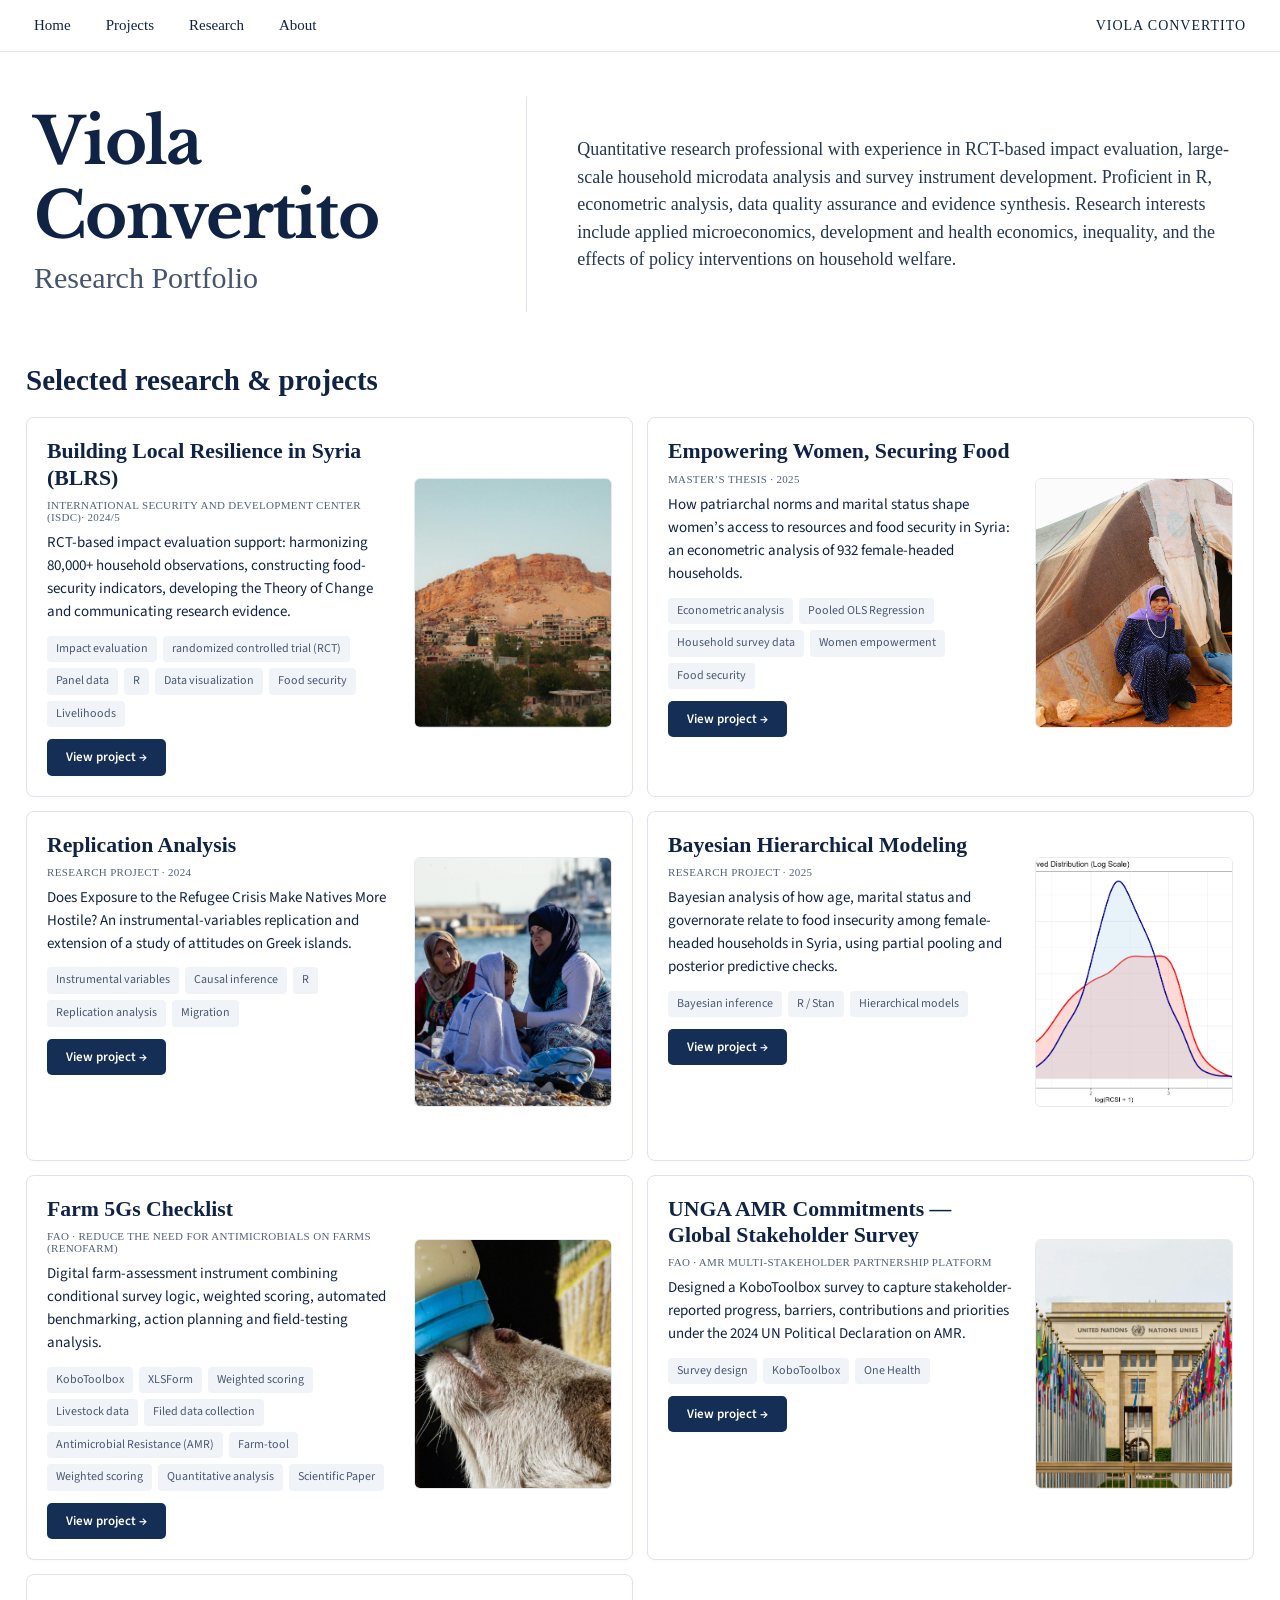
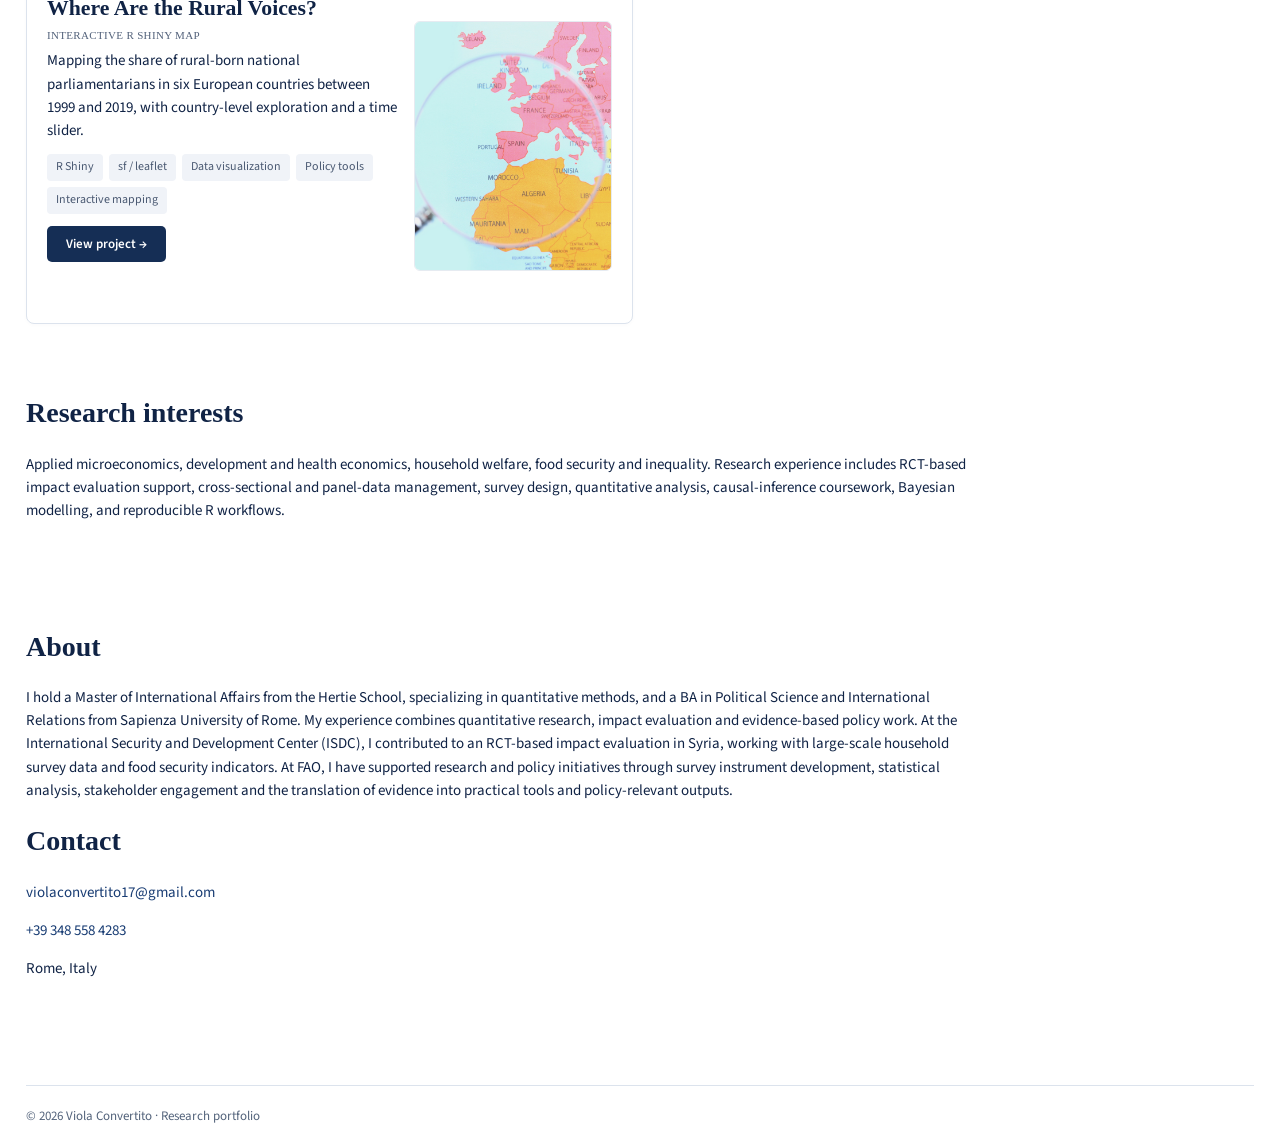
<file: index.html>
<!DOCTYPE html>
<html lang="en">
  <head>
    <meta charset="utf-8" />
    <meta content="width=device-width,initial-scale=1" name="viewport" />
    <meta content="Viola Convertito — quantitative research, impact evaluation, applied microeconomics and household survey analysis." name="description" />
    <title>Viola Convertito | Research Portfolio</title>
    <link href="style.css" rel="stylesheet" />
  </head>
  <body id="home">
    <nav>
      <div class="nav-inner">
        <div class="navlinks">
          <a href="index.html#home">Home</a>
          <a href="index.html#projects">Projects</a>
          <a href="index.html#research">Research</a>
          <a href="index.html#about">About</a>
        </div>
        <a class="brand" href="index.html">VIOLA CONVERTITO</a>
      </div>
    </nav>
    <div class="wrap">
      <header class="intro">
        <div class="left">
          <h1>Viola Convertito</h1>
          <div class="subtitle">Research Portfolio</div>
        </div>
        <p>Quantitative research professional with experience in RCT-based impact evaluation, large-scale household microdata analysis and survey instrument development. Proficient in R, econometric analysis, data quality assurance and evidence synthesis. Research interests include applied microeconomics, development and health economics, inequality, and the effects of policy interventions on household welfare.</p>
      </header>
      <main>
        <section id="projects">
          <h2 class="section-title">Selected research &amp; projects</h2>
          <div class="cards">
            <article class="project-card">
              <div>
                <h3>Building Local Resilience in Syria (BLRS)</h3>
                <p class="org">INTERNATIONAL SECURITY AND DEVELOPMENT CENTER (ISDC)· 2024/5</p>
                <p>RCT-based impact evaluation support: harmonizing 80,000+ household observations, constructing food-security indicators, developing the Theory of Change and communicating research evidence.</p>
                <div class="tags">
                  <span class="tag">Impact evaluation</span>
                  <span class="tag">randomized controlled trial (RCT)</span>
                  <span class="tag">Panel data</span>
                  <span class="tag">R</span>
                  <span class="tag">Data visualization</span>
                  <span class="tag">Food security</span>
                  <span class="tag">Livelihoods</span>
                </div>
                <a class="btn" href="projects/blrs.html">View project →</a>
              </div>
              <div class="visual">
                <a aria-label="View Building Local Resilience in Syria (BLRS)" href="projects/blrs.html">
                  <img alt="Building Local Resilience in Syria (BLRS) project image" loading="lazy" src="images/blrs-syria-landscape.png" />
                </a>
              </div>
            </article>
            <article class="project-card">
              <div>
                <h3>Empowering Women, Securing Food</h3>
                <p class="org">MASTER’S THESIS · 2025</p>
                <p>How patriarchal norms and marital status shape women’s access to resources and food security in Syria: an econometric analysis of 932 female-headed households.</p>
                <div class="tags">
                  <span class="tag">Econometric analysis</span>
                  <span class="tag">Pooled OLS Regression</span>
                  <span class="tag">Household survey data</span>
                  <span class="tag">Women empowerment</span>
                  <span class="tag">Food security</span>
                </div>
                <a class="btn" href="projects/thesis.html">View project →</a>
              </div>
              <div class="visual">
                <a aria-label="View Empowering Women, Securing Food" href="projects/thesis.html">
                  <img alt="Empowering Women, Securing Food project image" loading="lazy" src="images/thesis-syria-woman.png" />
                </a>
              </div>
            </article>
            <article class="project-card">
              <div>
                <h3>Replication Analysis</h3>
                <p class="org">RESEARCH PROJECT · 2024</p>
                <p>Does Exposure to the Refugee Crisis Make Natives More Hostile? An instrumental-variables replication and extension of a study of attitudes on Greek islands.</p>
                <div class="tags">
                  <span class="tag">Instrumental variables</span>
                  <span class="tag">Causal inference</span>
                  <span class="tag">R</span>
                  <span class="tag">Replication analysis</span>
                  <span class="tag">Migration</span>
                </div>
                <a class="btn" href="projects/refugee-replication.html">View project →</a>
              </div>
              <div class="visual">
                <a aria-label="View Replication Analysis" href="projects/refugee-replication.html">
                  <img alt="Replication Analysis project image" loading="lazy" src="images/replication-refugees.png" />
                </a>
              </div>
            </article>
            <article class="project-card">
              <div>
                <h3>Bayesian Hierarchical Modeling</h3>
                <p class="org">RESEARCH PROJECT · 2025</p>
                <p>Bayesian analysis of how age, marital status and governorate relate to food insecurity among female-headed households in Syria, using partial pooling and posterior predictive checks.</p>
                <div class="tags">
                  <span class="tag">Bayesian inference</span>
                  <span class="tag">R / Stan</span>
                  <span class="tag">Hierarchical models</span>
                </div>
                <a class="btn" href="projects/bayesian.html">View project →</a>
              </div>
              <div class="visual">
                <a aria-label="View Bayesian Hierarchical Modeling" href="projects/bayesian.html">
                  <img alt="Bayesian Hierarchical Modeling project image" loading="lazy" src="images/bayesian-prior-density.png" />
                </a>
              </div>
            </article>
            <article class="project-card">
              <div>
                <h3>Farm 5Gs Checklist</h3>
                <p class="org">FAO · Reduce the Need for Antimicrobials on Farms (RENOFARM)</p>
                <p>Digital farm-assessment instrument combining conditional survey logic, weighted scoring, automated benchmarking, action planning and field-testing analysis.</p>
                <div class="tags">
                  <span class="tag">KoboToolbox</span>
                  <span class="tag">XLSForm</span>
                  <span class="tag">Weighted scoring</span>
                  <span class="tag">Livestock data</span>
                  <span class="tag">Filed data collection</span>
                  <span class="tag">Antimicrobial Resistance (AMR)</span>
                  <span class="tag"> Farm-tool</span>
                  <span class="tag">Weighted scoring</span>
                  <span class="tag">Quantitative analysis</span>
                  <span class="tag">Scientific Paper</span>
                </div>
                <a class="btn" href="projects/farm-5gs.html">View project →</a>
              </div>
              <div class="visual">
                <a aria-label="View Farm 5Gs Checklist" href="projects/farm-5gs.html">
                  <img alt="Farm 5Gs Checklist project image" loading="lazy" src="images/farm-5gs-lamb.jpg" />
                </a>
              </div>
            </article>
            <article class="project-card">
              <div>
                <h3>UNGA AMR Commitments — Global Stakeholder Survey</h3>
                <p class="org">FAO · AMR MULTI-STAKEHOLDER PARTNERSHIP PLATFORM</p>
                <p>Designed a KoboToolbox survey to capture stakeholder-reported progress, barriers, contributions and priorities under the 2024 UN Political Declaration on AMR.</p>
                <div class="tags">
                  <span class="tag">Survey design</span>
                  <span class="tag">KoboToolbox</span>
                  <span class="tag">One Health</span>
                </div>
                <a class="btn" href="projects/unga-survey.html">View project →</a>
              </div>
              <div class="visual">
                <a aria-label="View UNGA AMR Commitments — Global Stakeholder Survey" href="projects/unga-survey.html">
                  <img alt="UNGA AMR Commitments — Global Stakeholder Survey project image" loading="lazy" src="images/unga-un-building.png" />
                </a>
              </div>
            </article>
            <article class="project-card">
              <div>
                <h3>Where Are the Rural Voices?</h3>
                <p class="org">INTERACTIVE R SHINY MAP</p>
                <p>Mapping the share of rural-born national parliamentarians in six European countries between 1999 and 2019, with country-level exploration and a time slider.</p>
                <div class="tags">
                  <span class="tag">R Shiny</span>
                  <span class="tag">sf / leaflet</span>
                  <span class="tag">Data visualization</span>
                  <span class="tag">Policy tools</span>
                  <span class="tag">Interactive mapping</span>
                </div>
                <a class="btn" href="projects/parliament-shiny.html">View project →</a>
              </div>
              <div class="visual">
                <a aria-label="View Where Are the Rural Voices?" href="projects/parliament-shiny.html">
                  <img alt="Where Are the Rural Voices? project image" loading="lazy" src="images/rural-europe-map.png" />
                </a>
              </div>
            </article>
          </div>
        </section>
        <section class="about" id="research">
          <h2>Research interests</h2>
          <p>Applied microeconomics, development and health economics, household welfare, food security and inequality. Research experience includes RCT-based impact evaluation support, cross-sectional and panel-data management, survey design, quantitative analysis, causal-inference coursework, Bayesian modelling, and reproducible R workflows.</p>
        </section>
        <section class="about" id="about">
          <h2>About</h2>
          <p>I hold a Master of International Affairs from the Hertie School, specializing in quantitative methods, and a BA in Political Science and International Relations from Sapienza University of Rome. My experience combines quantitative research, impact evaluation and evidence-based policy work. At the International Security and Development Center (ISDC), I contributed to an RCT-based impact evaluation in Syria, working with large-scale household survey data and food security indicators. At FAO, I have supported research and policy initiatives through survey instrument development, statistical analysis, stakeholder engagement and the translation of evidence into practical tools and policy-relevant outputs.</p>
          </p>
<section class="contact">
  <h2>Contact</h2>

  <p>
    <a href="mailto:violaconvertito17@gmail.com">
      violaconvertito17@gmail.com
    </a>
  </p>

  <p>
    <a href="tel:+393485584283">
      +39 348 558 4283
    </a>
  </p>

  <p>Rome, Italy</p>
</section>
      </main>
      <footer class="footer">© 2026 Viola Convertito · Research portfolio</footer>
    </div>
  </body>
</html>
</file>
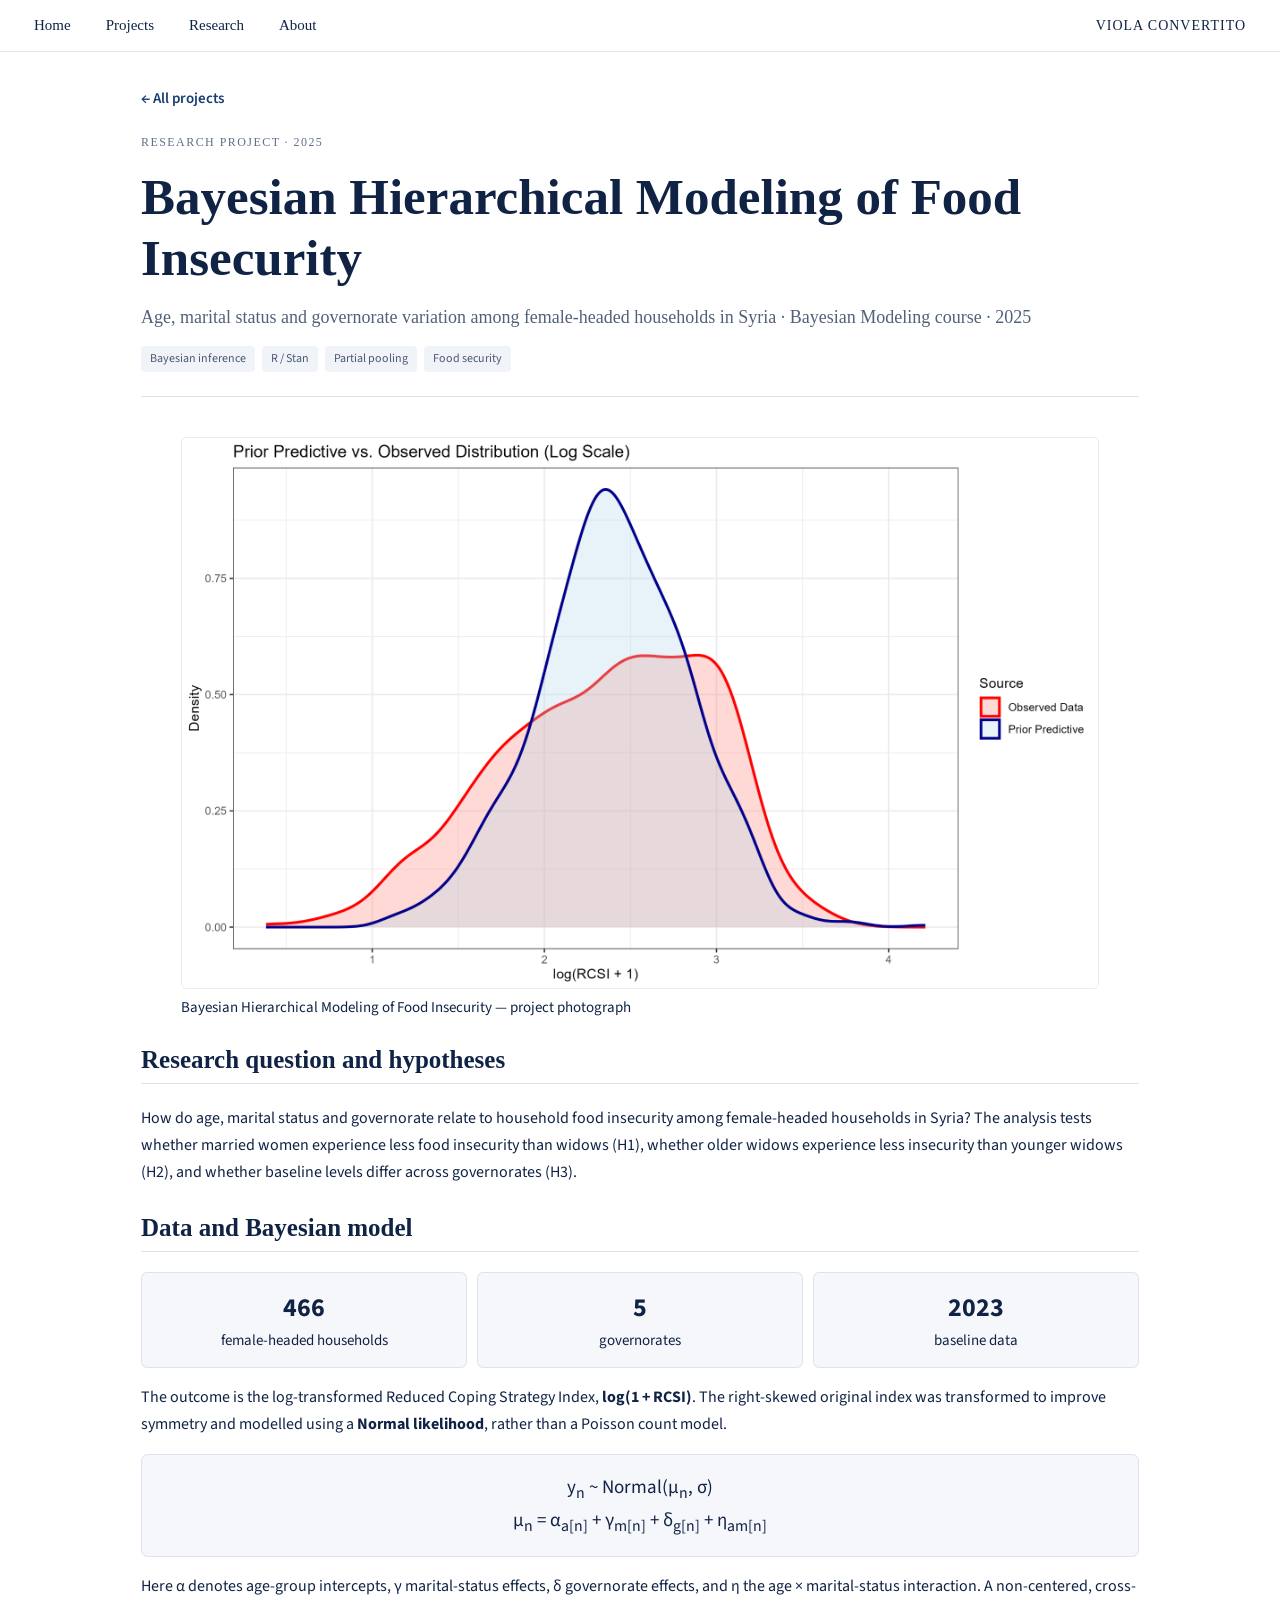
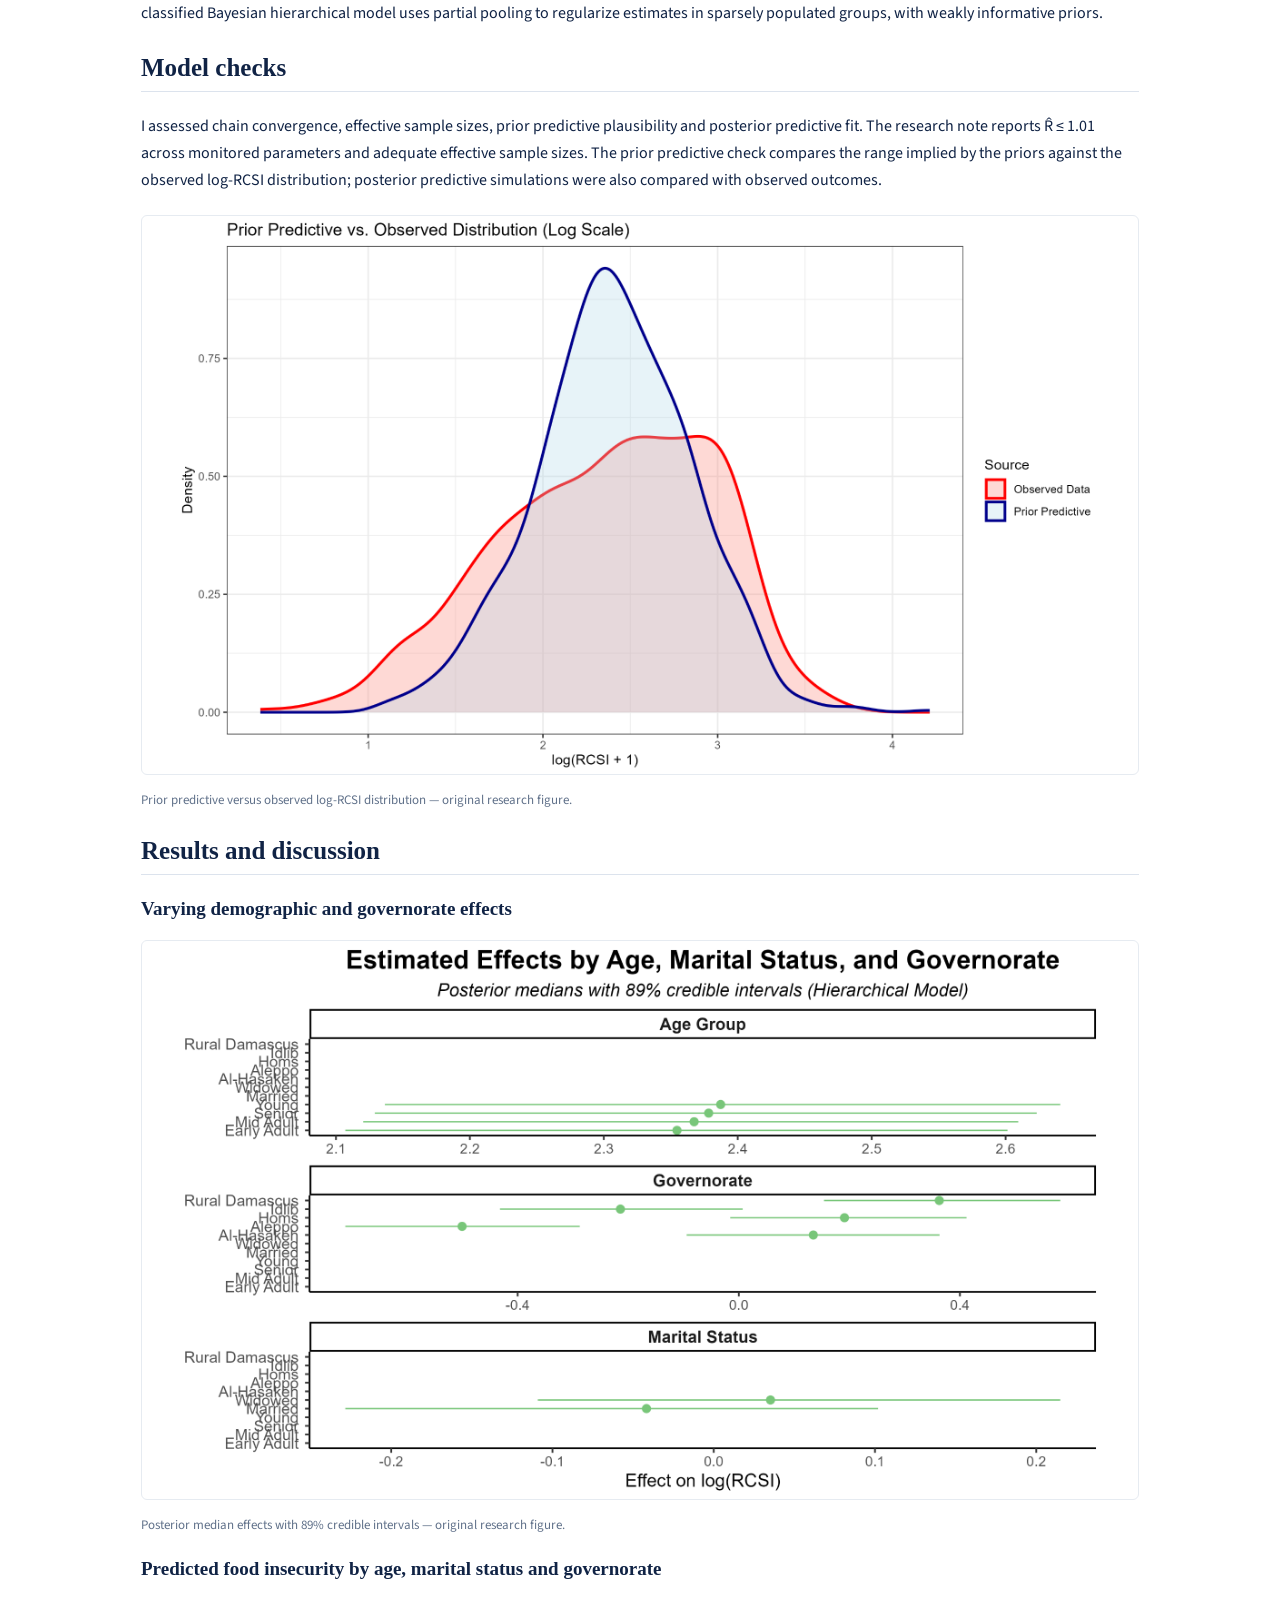
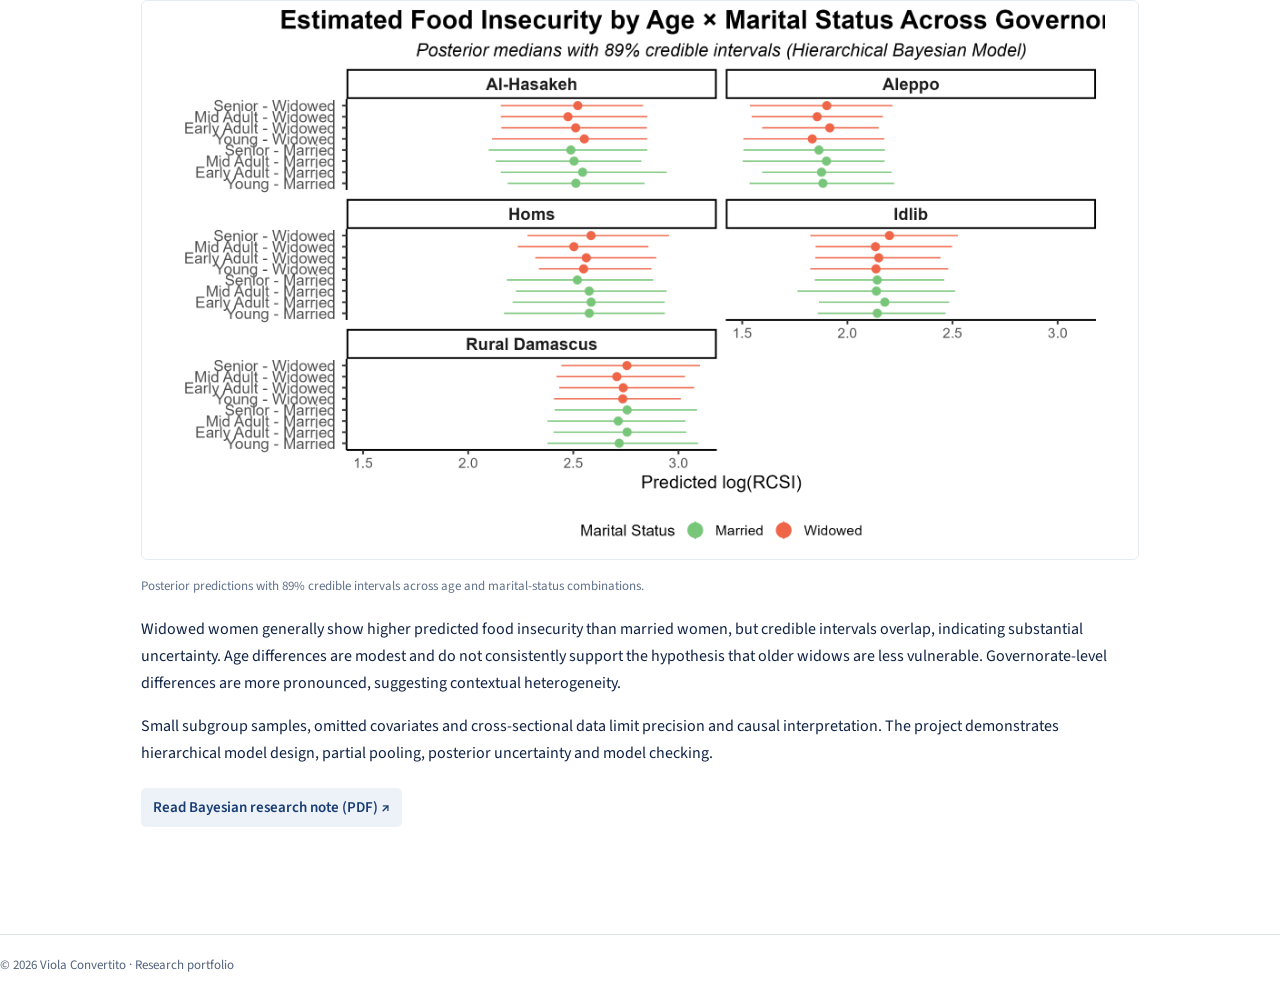
<file: projects/bayesian.html>
<!DOCTYPE html><html lang="en"><head><meta charset="utf-8"><meta name="viewport" content="width=device-width,initial-scale=1"><meta name="description" content="Age, marital status and governorate variation among female-headed households in Syria · Bayesian Modeling course · 2025"><title>Bayesian Hierarchical Modeling of Food Insecurity | Viola Convertito</title><link rel="stylesheet" href="../style.css"></head><body><nav><div class="nav-inner"><div class="navlinks"><a href="../index.html#home">Home</a><a href="../index.html#projects">Projects</a><a href="../index.html#research">Research</a><a href="../index.html#about">About</a></div><a class="brand" href="../index.html">VIOLA CONVERTITO</a></div></nav><main class="detail"><a class="detail-back" href="../index.html#projects">← All projects</a><header class="detail-hero"><p class="eyebrow">RESEARCH PROJECT · 2025</p><h1>Bayesian Hierarchical Modeling of Food Insecurity</h1><p>Age, marital status and governorate variation among female-headed households in Syria · Bayesian Modeling course · 2025</p><div class="detail-tags"><span class="tag">Bayesian inference</span><span class="tag">R / Stan</span><span class="tag">Partial pooling</span><span class="tag">Food security</span></div></header><div class="detail-main"><figure><a class="figure-link" href="../images/bayesian-prior-density.png" target="_blank" title="Open full-size figure"><img loading="lazy" src="../images/bayesian-prior-density.png" alt="Bayesian Hierarchical Modeling of Food Insecurity — project photograph"></a><figcaption>Bayesian Hierarchical Modeling of Food Insecurity — project photograph</figcaption></figure><section class="detail-section"><h2>Research question and hypotheses</h2><p>How do age, marital status and governorate relate to household food insecurity among female-headed households in Syria? The analysis tests whether married women experience less food insecurity than widows (H1), whether older widows experience less insecurity than younger widows (H2), and whether baseline levels differ across governorates (H3).</p></section><section class="detail-section"><h2>Data and Bayesian model</h2><div class="stat-row"><div><strong>466</strong>female-headed households</div><div><strong>5</strong>governorates</div><div><strong>2023</strong>baseline data</div></div><p>The outcome is the log-transformed Reduced Coping Strategy Index, <strong>log(1 + RCSI)</strong>. The right-skewed original index was transformed to improve symmetry and modelled using a <strong>Normal likelihood</strong>, rather than a Poisson count model.</p><div class="formula">y<sub>n</sub> ~ Normal(μ<sub>n</sub>, σ)<br>μ<sub>n</sub> = α<sub>a[n]</sub> + γ<sub>m[n]</sub> + δ<sub>g[n]</sub> + η<sub>am[n]</sub></div><p>Here α denotes age-group intercepts, γ marital-status effects, δ governorate effects, and η the age × marital-status interaction. A non-centered, cross-classified Bayesian hierarchical model uses partial pooling to regularize estimates in sparsely populated groups, with weakly informative priors.</p></section><section class="detail-section"><h2>Model checks</h2><p>I assessed chain convergence, effective sample sizes, prior predictive plausibility and posterior predictive fit. The research note reports R̂ ≤ 1.01 across monitored parameters and adequate effective sample sizes. The prior predictive check compares the range implied by the priors against the observed log-RCSI distribution; posterior predictive simulations were also compared with observed outcomes.</p><figure><a class="figure-link" href="../images/bayesian-prior-density.png" target="_blank" title="Open full-size figure"><img loading="lazy" src="../images/bayesian-prior-density.png" alt="Prior predictive versus observed log-RCSI distribution — original research figure."></a><figcaption>Prior predictive versus observed log-RCSI distribution — original research figure.</figcaption></figure></section><section class="detail-section"><h2>Results and discussion</h2><h3>Varying demographic and governorate effects</h3><figure><a class="figure-link" href="../images/bayesian-effects.png" target="_blank" title="Open full-size figure"><img loading="lazy" src="../images/bayesian-effects.png" alt="Posterior median effects with 89% credible intervals — original research figure."></a><figcaption>Posterior median effects with 89% credible intervals — original research figure.</figcaption></figure><h3>Predicted food insecurity by age, marital status and governorate</h3><figure><a class="figure-link" href="../images/bayesian-group-predictions.png" target="_blank" title="Open full-size figure"><img loading="lazy" src="../images/bayesian-group-predictions.png" alt="Posterior predictions with 89% credible intervals across age and marital-status combinations."></a><figcaption>Posterior predictions with 89% credible intervals across age and marital-status combinations.</figcaption></figure><p>Widowed women generally show higher predicted food insecurity than married women, but credible intervals overlap, indicating substantial uncertainty. Age differences are modest and do not consistently support the hypothesis that older widows are less vulnerable. Governorate-level differences are more pronounced, suggesting contextual heterogeneity.</p><p>Small subgroup samples, omitted covariates and cross-sectional data limit precision and causal interpretation. The project demonstrates hierarchical model design, partial pooling, posterior uncertainty and model checking.</p><div class="detail-links"><a href="../documents/bayesian-research-note.pdf" target="_blank" rel="noopener noreferrer">Read Bayesian research note (PDF) ↗</a></div></section></div></main><footer class="footer wrap">© 2026 Viola Convertito · Research portfolio</footer></body></html>
</file>
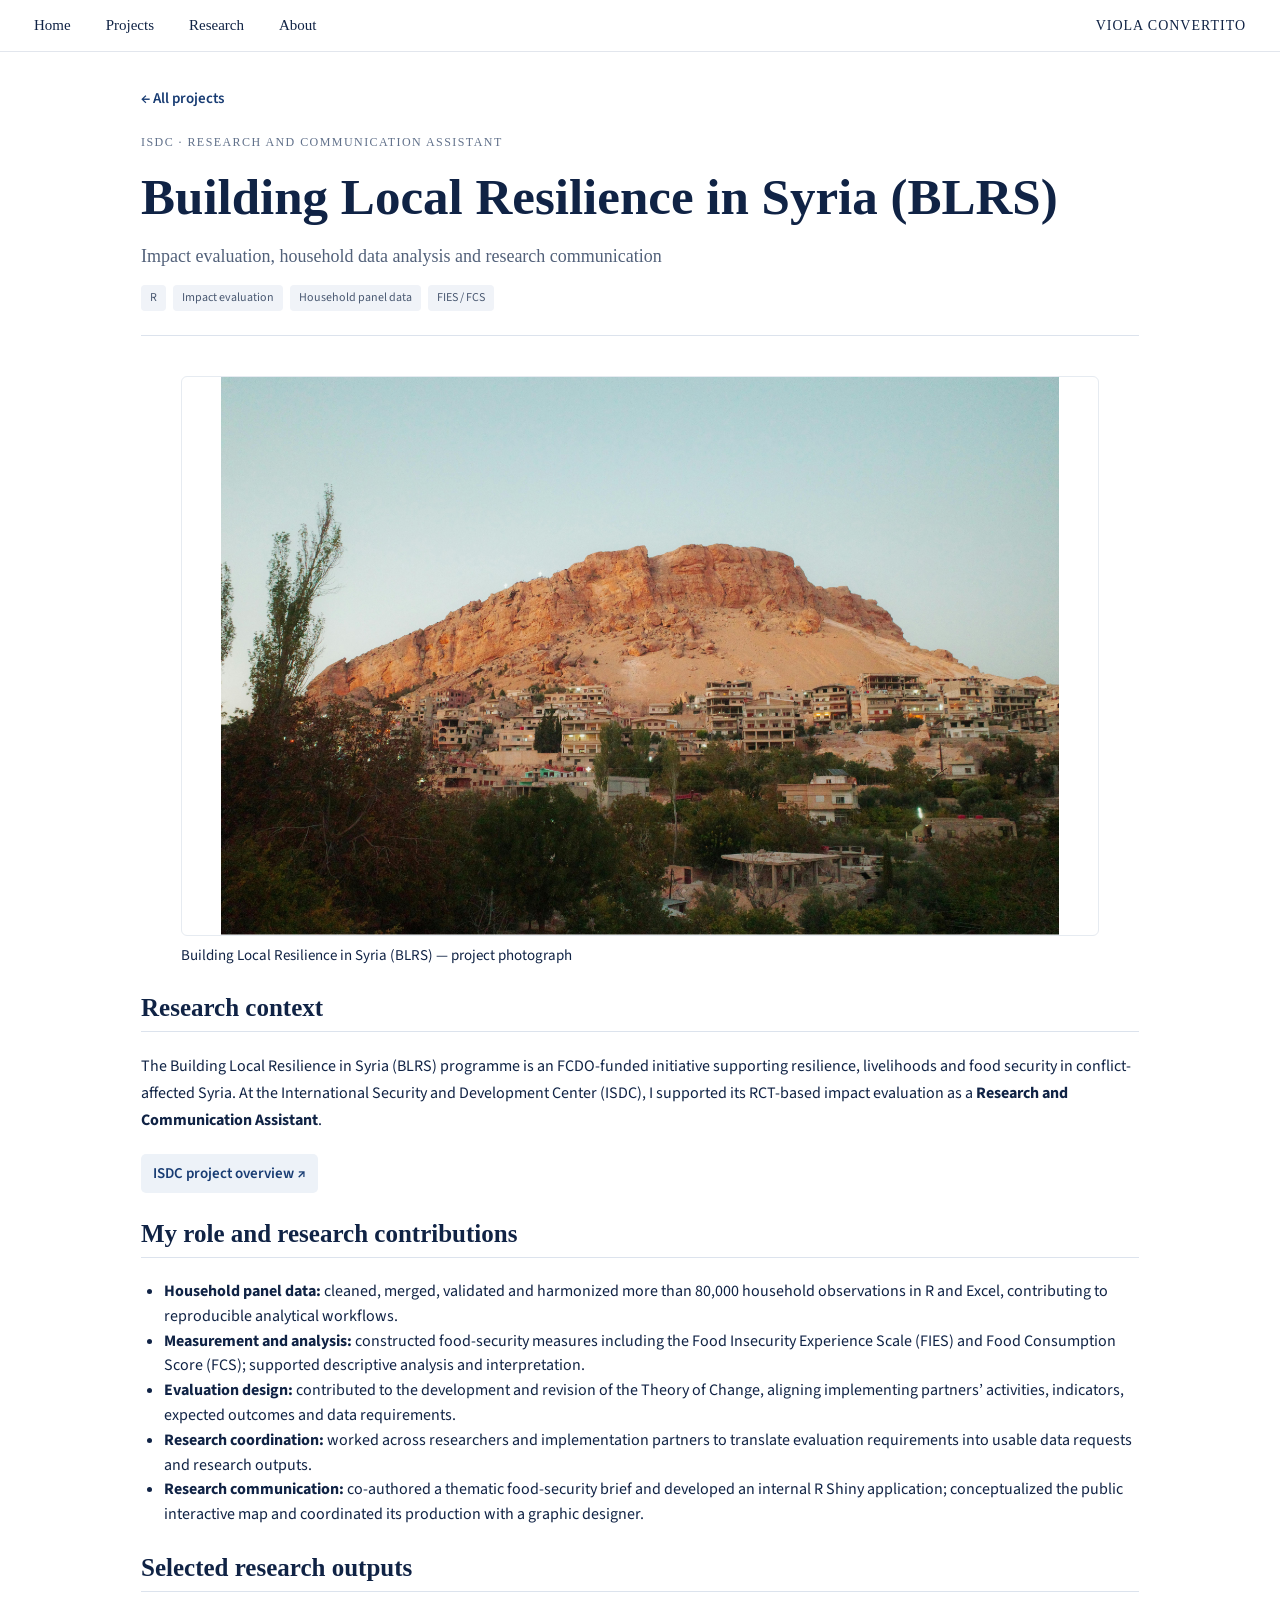
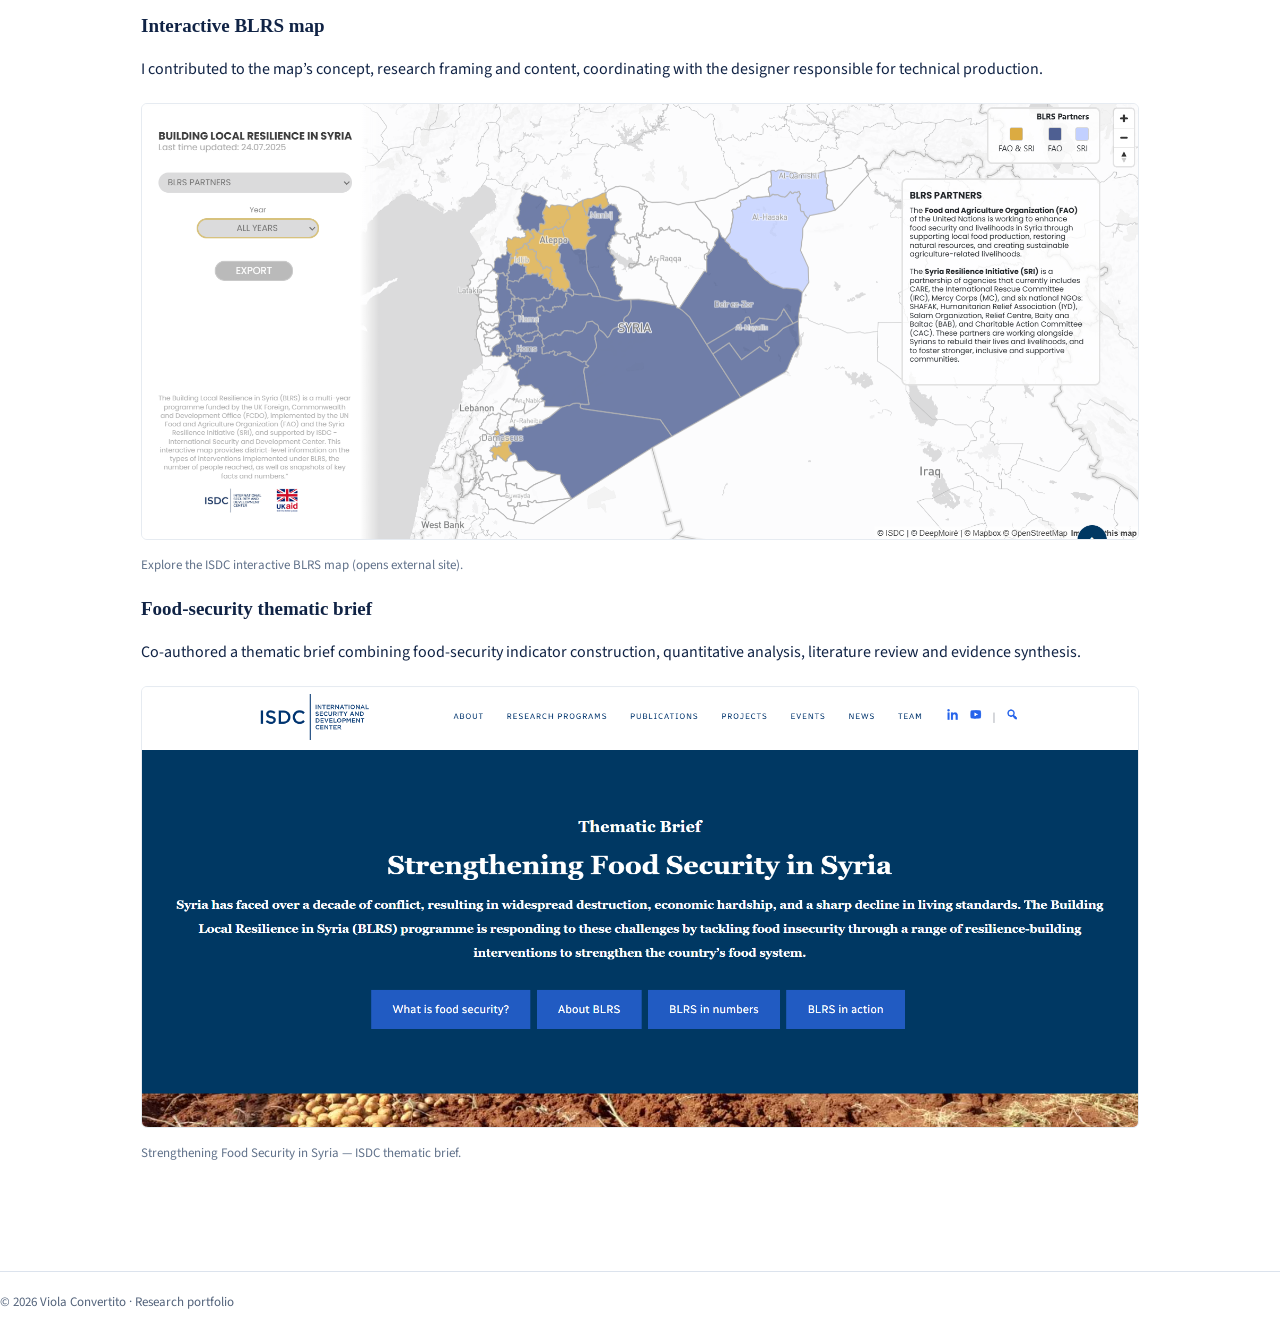
<file: projects/blrs.html>
<!DOCTYPE html><html lang="en"><head><meta charset="utf-8"><meta name="viewport" content="width=device-width,initial-scale=1"><meta name="description" content="Impact evaluation, household data analysis and research communication"><title>Building Local Resilience in Syria (BLRS) | Viola Convertito</title><link rel="stylesheet" href="../style.css"></head><body><nav><div class="nav-inner"><div class="navlinks"><a href="../index.html#home">Home</a><a href="../index.html#projects">Projects</a><a href="../index.html#research">Research</a><a href="../index.html#about">About</a></div><a class="brand" href="../index.html">VIOLA CONVERTITO</a></div></nav><main class="detail"><a class="detail-back" href="../index.html#projects">← All projects</a><header class="detail-hero"><p class="eyebrow">ISDC · RESEARCH AND COMMUNICATION ASSISTANT</p><h1>Building Local Resilience in Syria (BLRS)</h1><p>Impact evaluation, household data analysis and research communication</p><div class="detail-tags"><span class="tag">R</span><span class="tag">Impact evaluation</span><span class="tag">Household panel data</span><span class="tag">FIES / FCS</span></div></header><div class="detail-main"><figure><a class="figure-link" href="../images/blrs-syria-landscape.png" target="_blank" title="Open full-size figure"><img loading="lazy" src="../images/blrs-syria-landscape.png" alt="Building Local Resilience in Syria (BLRS) — project photograph"></a><figcaption>Building Local Resilience in Syria (BLRS) — project photograph</figcaption></figure><section class="detail-section"><h2>Research context</h2><p>The Building Local Resilience in Syria (BLRS) programme is an FCDO-funded initiative supporting resilience, livelihoods and food security in conflict-affected Syria. At the International Security and Development Center (ISDC), I supported its RCT-based impact evaluation as a <strong>Research and Communication Assistant</strong>.</p><div class="detail-links"><a href="https://isdc.org/projects/blrs-building-local-resilience-in-syria/" target="_blank" rel="noopener noreferrer">ISDC project overview ↗</a></div></section><section class="detail-section"><h2>My role and research contributions</h2><ul><li><strong>Household panel data:</strong> cleaned, merged, validated and harmonized more than 80,000 household observations in R and Excel, contributing to reproducible analytical workflows.</li><li><strong>Measurement and analysis:</strong> constructed food-security measures including the Food Insecurity Experience Scale (FIES) and Food Consumption Score (FCS); supported descriptive analysis and interpretation.</li><li><strong>Evaluation design:</strong> contributed to the development and revision of the Theory of Change, aligning implementing partners’ activities, indicators, expected outcomes and data requirements.</li><li><strong>Research coordination:</strong> worked across researchers and implementation partners to translate evaluation requirements into usable data requests and research outputs.</li><li><strong>Research communication:</strong> co-authored a thematic food-security brief and developed an internal R Shiny application; conceptualized the public interactive map and coordinated its production with a graphic designer.</li></ul></section><section class="detail-section"><h2>Selected research outputs</h2><h3>Interactive BLRS map</h3><p>I contributed to the map’s concept, research framing and content, coordinating with the designer responsible for technical production.</p><figure><a class="figure-link" href="https://isdc.org/projects/blrs/#map" target="_blank" rel="noopener noreferrer"><img loading="lazy" src="../images/blrs-interactive-map.png" alt="Explore the ISDC interactive BLRS map (opens external site)."></a><figcaption>Explore the ISDC interactive BLRS map (opens external site).</figcaption></figure><h3>Food-security thematic brief</h3><p>Co-authored a thematic brief combining food-security indicator construction, quantitative analysis, literature review and evidence synthesis.</p><figure><a class="figure-link" href="https://isdc.org/food-security-in-syria-blrs/" target="_blank" rel="noopener noreferrer"><img loading="lazy" src="../images/blrs-thematic-brief.png" alt="Strengthening Food Security in Syria — ISDC thematic brief."></a><figcaption>Strengthening Food Security in Syria — ISDC thematic brief.</figcaption></figure></section></div></main><footer class="footer wrap">© 2026 Viola Convertito · Research portfolio</footer></body></html>
</file>
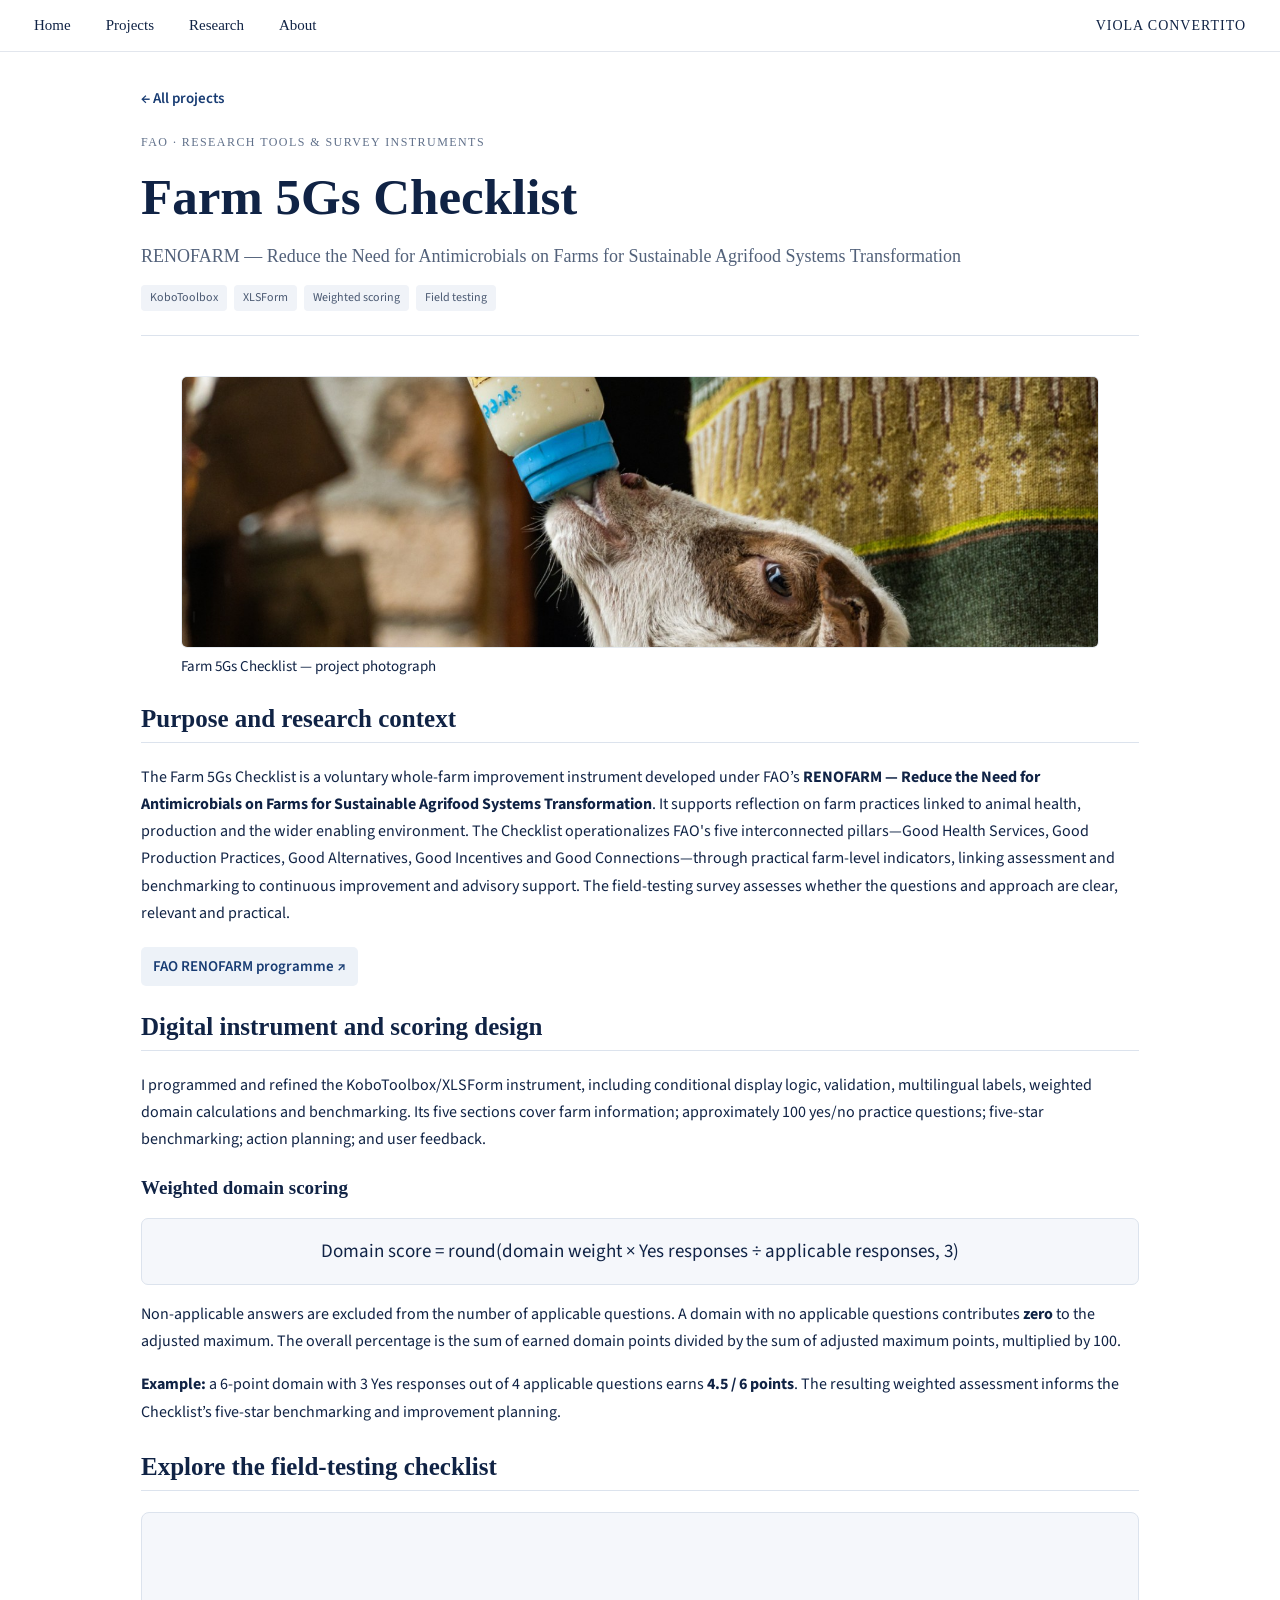
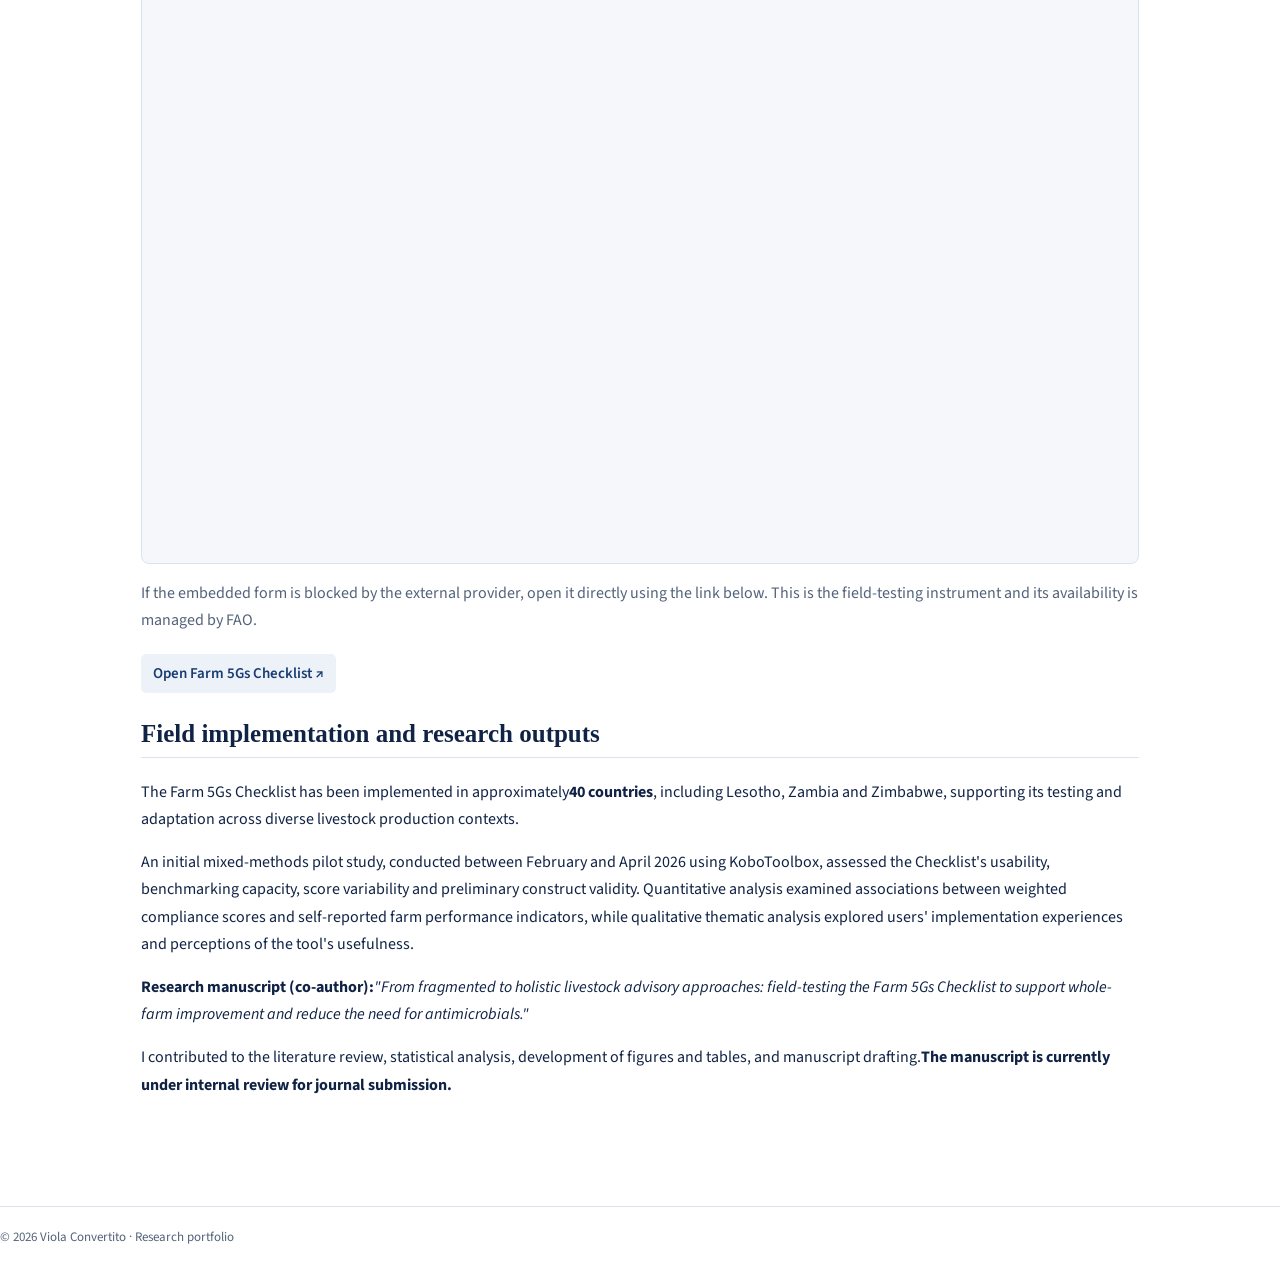
<file: projects/farm-5gs.html>
<!DOCTYPE html><html lang="en"><head><meta charset="utf-8"><meta name="viewport" content="width=device-width,initial-scale=1"><meta name="description" content="RENOFARM — Reduce the Need for Antimicrobials on Farms for Sustainable Agrifood Systems Transformation"><title>Farm 5Gs Checklist | Viola Convertito</title><link rel="stylesheet" href="../style.css"></head><body><nav><div class="nav-inner"><div class="navlinks"><a href="../index.html#home">Home</a><a href="../index.html#projects">Projects</a><a href="../index.html#research">Research</a><a href="../index.html#about">About</a></div><a class="brand" href="../index.html">VIOLA CONVERTITO</a></div></nav><main class="detail"><a class="detail-back" href="../index.html#projects">← All projects</a><header class="detail-hero"><p class="eyebrow">FAO · RESEARCH TOOLS & SURVEY INSTRUMENTS</p><h1>Farm 5Gs Checklist</h1><p>RENOFARM — Reduce the Need for Antimicrobials on Farms for Sustainable Agrifood Systems Transformation</p><div class="detail-tags"><span class="tag">KoboToolbox</span><span class="tag">XLSForm</span><span class="tag">Weighted scoring</span><span class="tag">Field testing</span></div></header><div class="detail-main"><figure><a class="figure-link" href="../images/farm-5gs-lamb.jpg" target="_blank" title="Open full-size figure"><img loading="lazy" src="../images/farm-5gs-lamb.jpg" alt="Farm 5Gs Checklist — project photograph"></a><figcaption>Farm 5Gs Checklist — project photograph</figcaption></figure><section class="detail-section"><h2>Purpose and research context</h2><p>The Farm 5Gs Checklist is a voluntary whole-farm improvement instrument developed under FAO’s <strong>RENOFARM — Reduce the Need for Antimicrobials on Farms for Sustainable Agrifood Systems Transformation</strong>. It supports reflection on farm practices linked to animal health, production and the wider enabling environment. The Checklist operationalizes FAO's five interconnected pillars—Good Health Services, Good Production Practices, Good Alternatives, Good Incentives and Good Connections—through practical farm-level indicators, linking assessment and benchmarking to continuous improvement and advisory support. The field-testing survey assesses whether the questions and approach are clear, relevant and practical.</p><div class="detail-links"><a href="https://www.fao.org/antimicrobial-resistance/background/fao-role/renofarm/en/" target="_blank" rel="noopener noreferrer">FAO RENOFARM programme ↗</a></div></section><section class="detail-section"><h2>Digital instrument and scoring design</h2><p>I programmed and refined the KoboToolbox/XLSForm instrument, including conditional display logic, validation, multilingual labels, weighted domain calculations and benchmarking. Its five sections cover farm information; approximately 100 yes/no practice questions; five-star benchmarking; action planning; and user feedback.</p><h3>Weighted domain scoring</h3><div class="formula">Domain score = round(domain weight × Yes responses ÷ applicable responses, 3)</div><p>Non-applicable answers are excluded from the number of applicable questions. A domain with no applicable questions contributes <strong>zero</strong> to the adjusted maximum. The overall percentage is the sum of earned domain points divided by the sum of adjusted maximum points, multiplied by 100.</p><p><strong>Example:</strong> a 6-point domain with 3 Yes responses out of 4 applicable questions earns <strong>4.5 / 6 points</strong>. The resulting weighted assessment informs the Checklist’s five-star benchmarking and improvement planning.</p></section><section class="detail-section"><h2>Explore the field-testing checklist</h2><div class="embed-wrap"><iframe loading="lazy" title="Farm 5Gs Checklist KoboToolbox survey" src="https://ee-kobo.fao.org/x/Gz1uoGoz" referrerpolicy="no-referrer-when-downgrade"></iframe></div><p class="embed-note">If the embedded form is blocked by the external provider, open it directly using the link below. This is the field-testing instrument and its availability is managed by FAO.</p><div class="detail-links"><a href="https://ee-kobo.fao.org/x/Gz1uoGoz" target="_blank" rel="noopener noreferrer">Open Farm 5Gs Checklist ↗</a></div></section><section class="detail-section"><h2>Field implementation and research outputs</h2><p>The Farm 5Gs Checklist has been implemented in approximately<strong>40 countries</strong>, including Lesotho, Zambia and Zimbabwe, supporting its testing and adaptation across diverse livestock production contexts.</p><p>An initial mixed-methods pilot study, conducted between February and April 2026 using KoboToolbox, assessed the Checklist's usability, benchmarking capacity, score variability and preliminary construct validity. Quantitative analysis examined associations between weighted compliance scores and self-reported farm performance indicators, while qualitative thematic analysis explored users' implementation experiences and perceptions of the tool's usefulness.</p><p><strong>Research manuscript (co-author):</strong><em>"From fragmented to holistic livestock advisory approaches: field-testing the Farm 5Gs Checklist to support whole-farm improvement and reduce the need for antimicrobials."</em></p><p>I contributed to the literature review, statistical analysis, development of figures and tables, and manuscript drafting.<strong>The manuscript is currently under internal review for journal submission.</strong></p></section></div></main><footer class="footer wrap">© 2026 Viola Convertito · Research portfolio</footer></body></html>
</file>
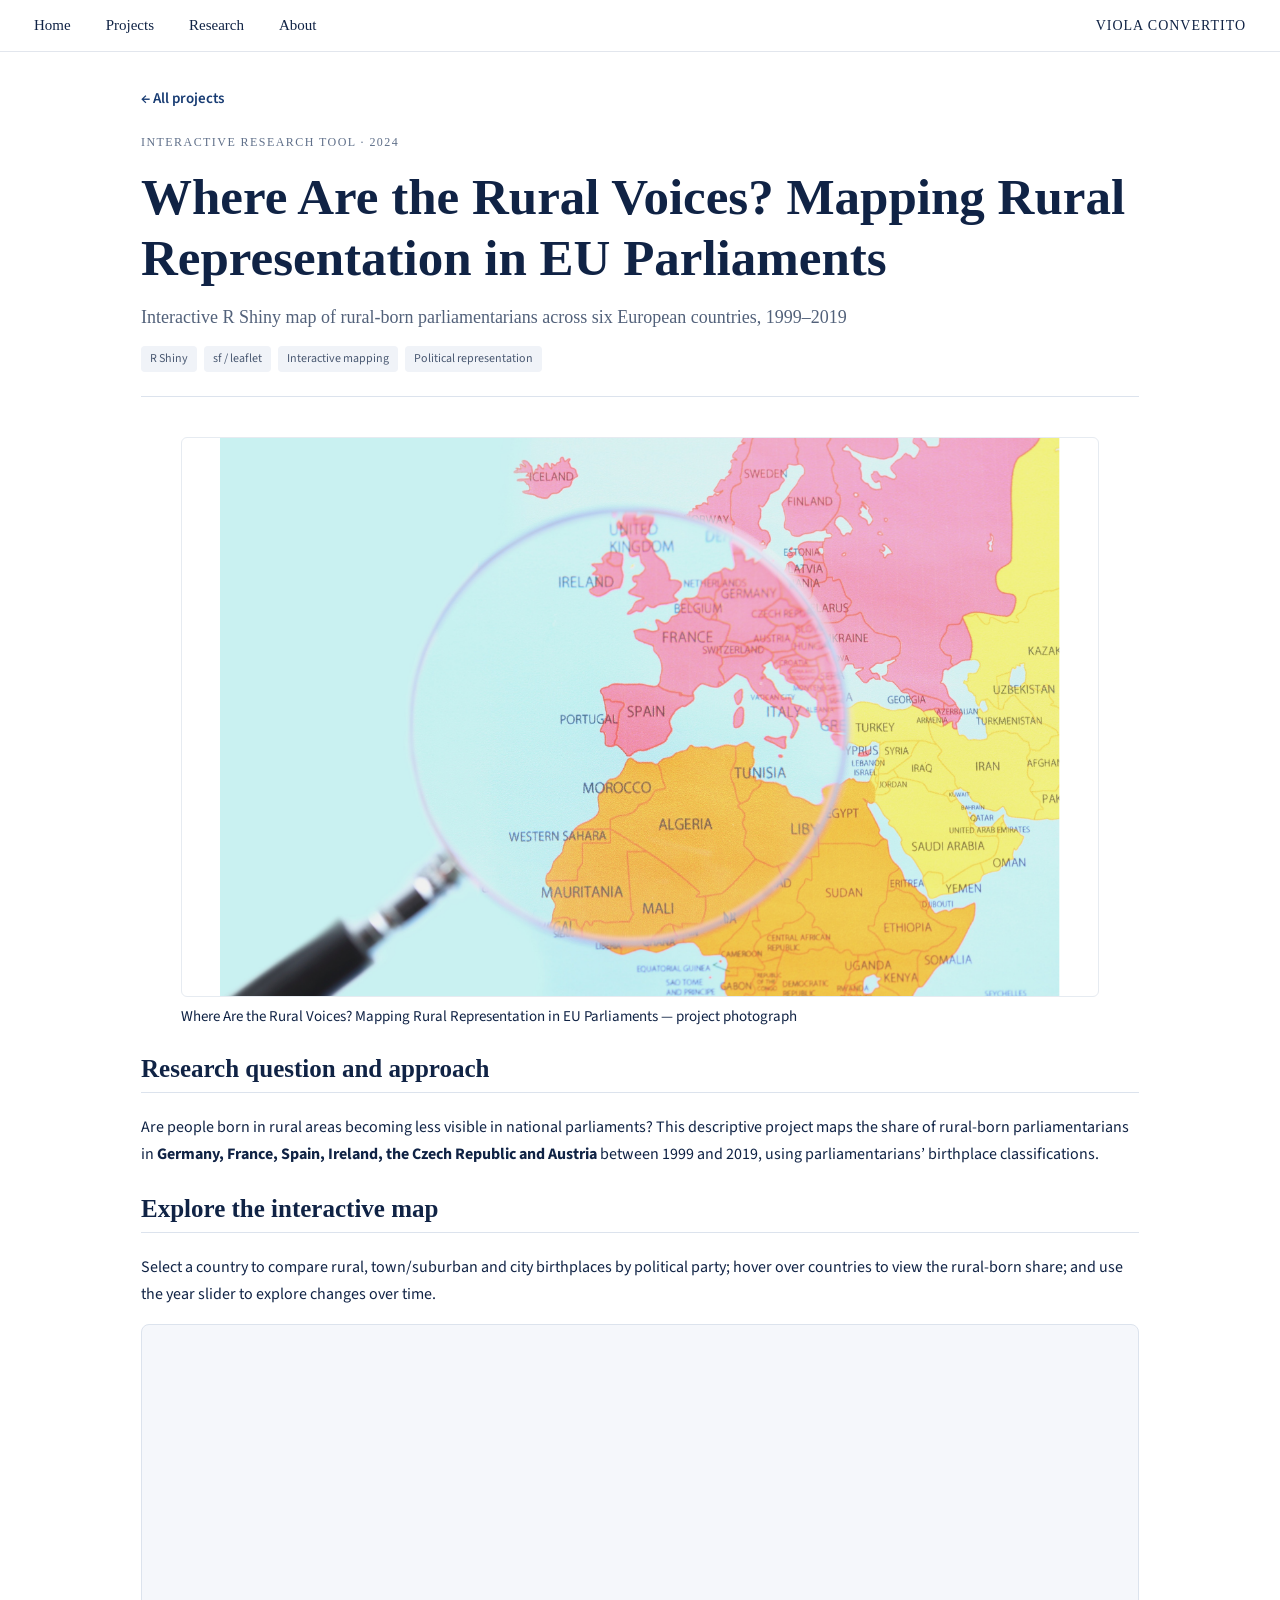
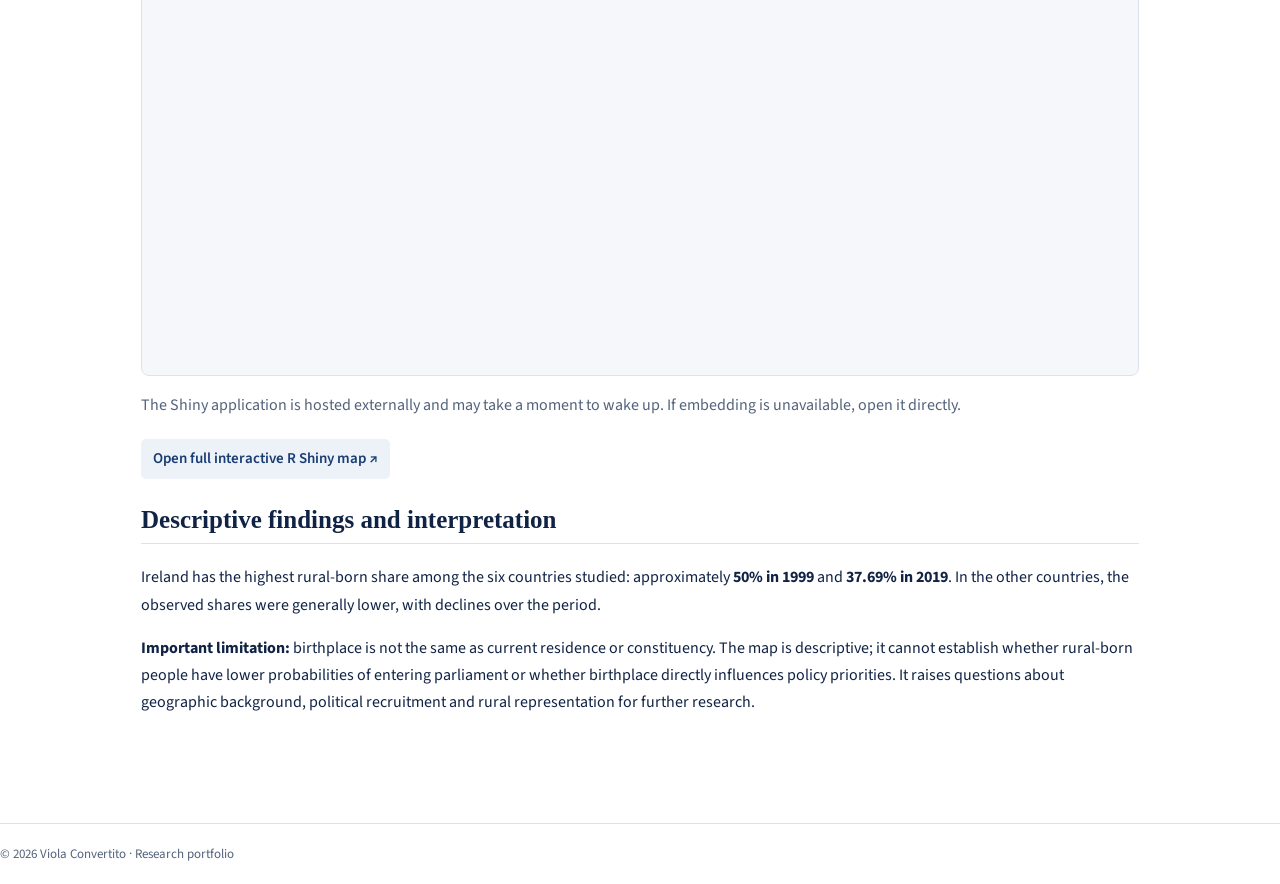
<file: projects/parliament-shiny.html>
<!DOCTYPE html><html lang="en"><head><meta charset="utf-8"><meta name="viewport" content="width=device-width,initial-scale=1"><meta name="description" content="Interactive R Shiny map of rural-born parliamentarians across six European countries, 1999–2019"><title>Where Are the Rural Voices? Mapping Rural Representation in EU Parliaments | Viola Convertito</title><link rel="stylesheet" href="../style.css"></head><body><nav><div class="nav-inner"><div class="navlinks"><a href="../index.html#home">Home</a><a href="../index.html#projects">Projects</a><a href="../index.html#research">Research</a><a href="../index.html#about">About</a></div><a class="brand" href="../index.html">VIOLA CONVERTITO</a></div></nav><main class="detail"><a class="detail-back" href="../index.html#projects">← All projects</a><header class="detail-hero"><p class="eyebrow">INTERACTIVE RESEARCH TOOL · 2024</p><h1>Where Are the Rural Voices? Mapping Rural Representation in EU Parliaments</h1><p>Interactive R Shiny map of rural-born parliamentarians across six European countries, 1999–2019</p><div class="detail-tags"><span class="tag">R Shiny</span><span class="tag">sf / leaflet</span><span class="tag">Interactive mapping</span><span class="tag">Political representation</span></div></header><div class="detail-main"><figure><a class="figure-link" href="../images/rural-europe-map.png" target="_blank" title="Open full-size figure"><img loading="lazy" src="../images/rural-europe-map.png" alt="Where Are the Rural Voices? Mapping Rural Representation in EU Parliaments — project photograph"></a><figcaption>Where Are the Rural Voices? Mapping Rural Representation in EU Parliaments — project photograph</figcaption></figure><section class="detail-section"><h2>Research question and approach</h2><p>Are people born in rural areas becoming less visible in national parliaments? This descriptive project maps the share of rural-born parliamentarians in <strong>Germany, France, Spain, Ireland, the Czech Republic and Austria</strong> between 1999 and 2019, using parliamentarians’ birthplace classifications.</p></section><section class="detail-section"><h2>Explore the interactive map</h2><p>Select a country to compare rural, town/suburban and city birthplaces by political party; hover over countries to view the rural-born share; and use the year slider to explore changes over time.</p><div class="embed-wrap"><iframe loading="lazy" title="Where Are the Rural Voices interactive R Shiny map" src="https://violaconvertito.shinyapps.io/Task2_InteractiveMap/" referrerpolicy="no-referrer-when-downgrade"></iframe></div><p class="embed-note">The Shiny application is hosted externally and may take a moment to wake up. If embedding is unavailable, open it directly.</p><div class="detail-links"><a href="https://violaconvertito.shinyapps.io/Task2_InteractiveMap/" target="_blank" rel="noopener noreferrer">Open full interactive R Shiny map ↗</a></div></section><section class="detail-section"><h2>Descriptive findings and interpretation</h2><p>Ireland has the highest rural-born share among the six countries studied: approximately <strong>50% in 1999</strong> and <strong>37.69% in 2019</strong>. In the other countries, the observed shares were generally lower, with declines over the period.</p><p><strong>Important limitation:</strong> birthplace is not the same as current residence or constituency. The map is descriptive; it cannot establish whether rural-born people have lower probabilities of entering parliament or whether birthplace directly influences policy priorities. It raises questions about geographic background, political recruitment and rural representation for further research.</p></section></div></main><footer class="footer wrap">© 2026 Viola Convertito · Research portfolio</footer></body></html>
</file>
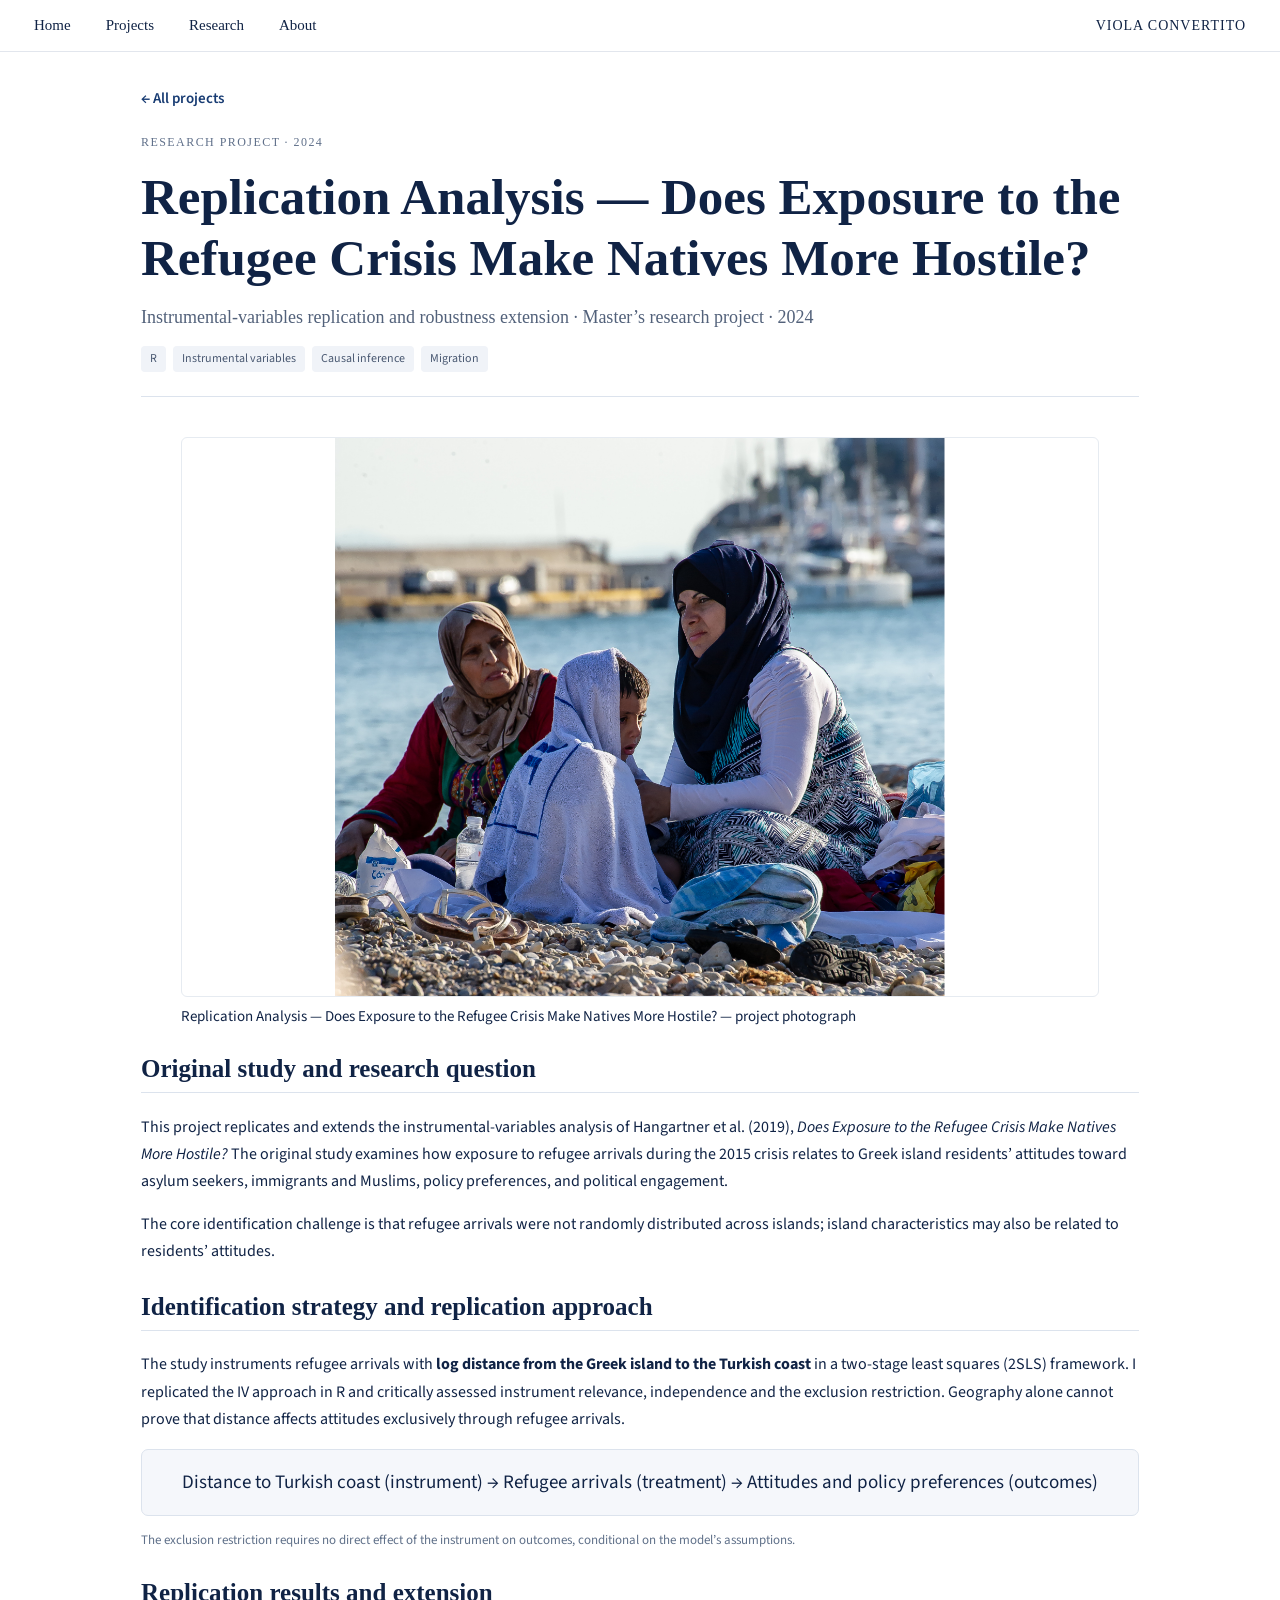
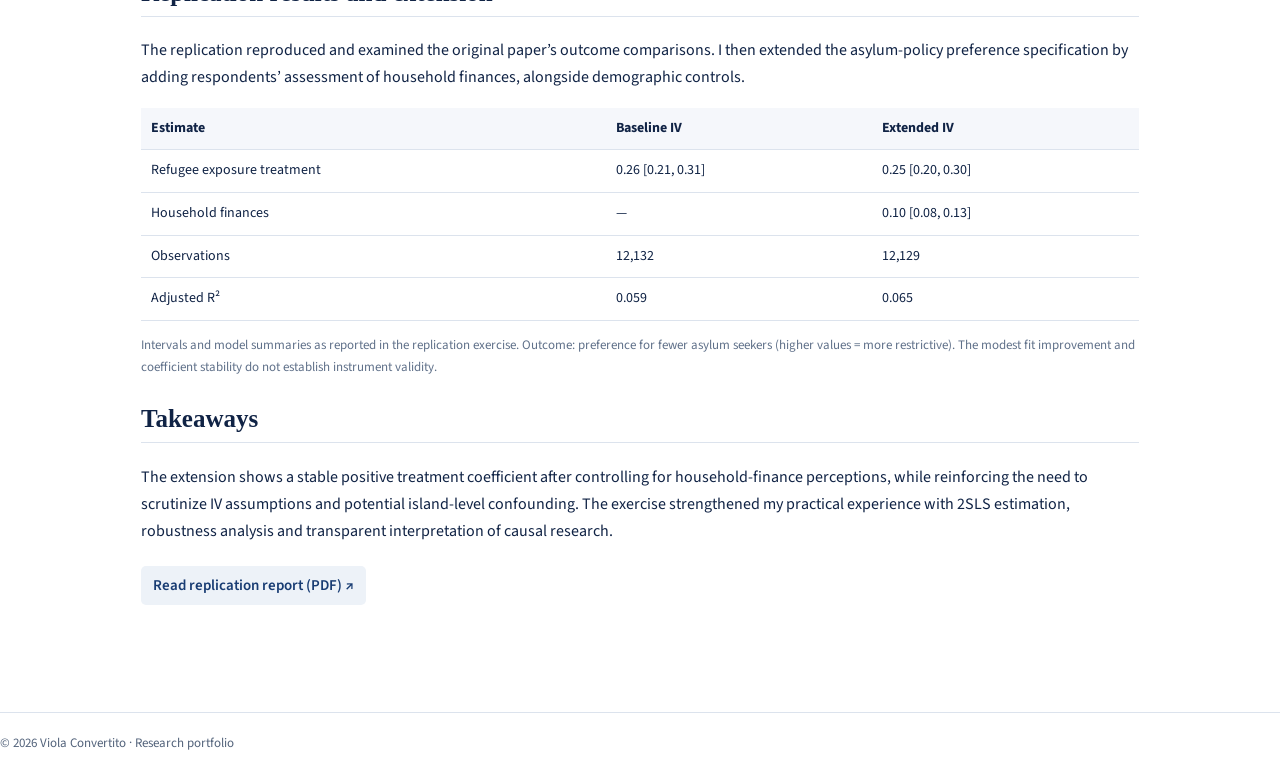
<file: projects/refugee-replication.html>
<!DOCTYPE html><html lang="en"><head><meta charset="utf-8"><meta name="viewport" content="width=device-width,initial-scale=1"><meta name="description" content="Instrumental-variables replication and robustness extension · Master’s research project · 2024"><title>Replication Analysis — Does Exposure to the Refugee Crisis Make Natives More Hostile? | Viola Convertito</title><link rel="stylesheet" href="../style.css"></head><body><nav><div class="nav-inner"><div class="navlinks"><a href="../index.html#home">Home</a><a href="../index.html#projects">Projects</a><a href="../index.html#research">Research</a><a href="../index.html#about">About</a></div><a class="brand" href="../index.html">VIOLA CONVERTITO</a></div></nav><main class="detail"><a class="detail-back" href="../index.html#projects">← All projects</a><header class="detail-hero"><p class="eyebrow">RESEARCH PROJECT · 2024</p><h1>Replication Analysis — Does Exposure to the Refugee Crisis Make Natives More Hostile?</h1><p>Instrumental-variables replication and robustness extension · Master’s research project · 2024</p><div class="detail-tags"><span class="tag">R</span><span class="tag">Instrumental variables</span><span class="tag">Causal inference</span><span class="tag">Migration</span></div></header><div class="detail-main"><figure><a class="figure-link" href="../images/replication-refugees.png" target="_blank" title="Open full-size figure"><img loading="lazy" src="../images/replication-refugees.png" alt="Replication Analysis — Does Exposure to the Refugee Crisis Make Natives More Hostile? — project photograph"></a><figcaption>Replication Analysis — Does Exposure to the Refugee Crisis Make Natives More Hostile? — project photograph</figcaption></figure><section class="detail-section"><h2>Original study and research question</h2><p>This project replicates and extends the instrumental-variables analysis of Hangartner et al. (2019), <em>Does Exposure to the Refugee Crisis Make Natives More Hostile?</em> The original study examines how exposure to refugee arrivals during the 2015 crisis relates to Greek island residents’ attitudes toward asylum seekers, immigrants and Muslims, policy preferences, and political engagement.</p><p>The core identification challenge is that refugee arrivals were not randomly distributed across islands; island characteristics may also be related to residents’ attitudes.</p></section><section class="detail-section"><h2>Identification strategy and replication approach</h2><p>The study instruments refugee arrivals with <strong>log distance from the Greek island to the Turkish coast</strong> in a two-stage least squares (2SLS) framework. I replicated the IV approach in R and critically assessed instrument relevance, independence and the exclusion restriction. Geography alone cannot prove that distance affects attitudes exclusively through refugee arrivals.</p><div class="formula">Distance to Turkish coast (instrument) → Refugee arrivals (treatment) → Attitudes and policy preferences (outcomes)</div><p class="inline-note">The exclusion restriction requires no direct effect of the instrument on outcomes, conditional on the model’s assumptions.</p></section><section class="detail-section"><h2>Replication results and extension</h2><p>The replication reproduced and examined the original paper’s outcome comparisons. I then extended the asylum-policy preference specification by adding respondents’ assessment of household finances, alongside demographic controls.</p><table class="small-table"><thead><tr><th>Estimate</th><th>Baseline IV</th><th>Extended IV</th></tr></thead><tbody><tr><td>Refugee exposure treatment</td><td>0.26 [0.21, 0.31]</td><td>0.25 [0.20, 0.30]</td></tr><tr><td>Household finances</td><td>—</td><td>0.10 [0.08, 0.13]</td></tr><tr><td>Observations</td><td>12,132</td><td>12,129</td></tr><tr><td>Adjusted R²</td><td>0.059</td><td>0.065</td></tr></tbody></table><p class="inline-note">Intervals and model summaries as reported in the replication exercise. Outcome: preference for fewer asylum seekers (higher values = more restrictive). The modest fit improvement and coefficient stability do not establish instrument validity.</p></section><section class="detail-section"><h2>Takeaways</h2><p>The extension shows a stable positive treatment coefficient after controlling for household-finance perceptions, while reinforcing the need to scrutinize IV assumptions and potential island-level confounding. The exercise strengthened my practical experience with 2SLS estimation, robustness analysis and transparent interpretation of causal research.</p><div class="detail-links"><a href="../documents/refugee-replication.pdf" target="_blank" rel="noopener noreferrer">Read replication report (PDF) ↗</a></div></section></div></main><footer class="footer wrap">© 2026 Viola Convertito · Research portfolio</footer></body></html>
</file>
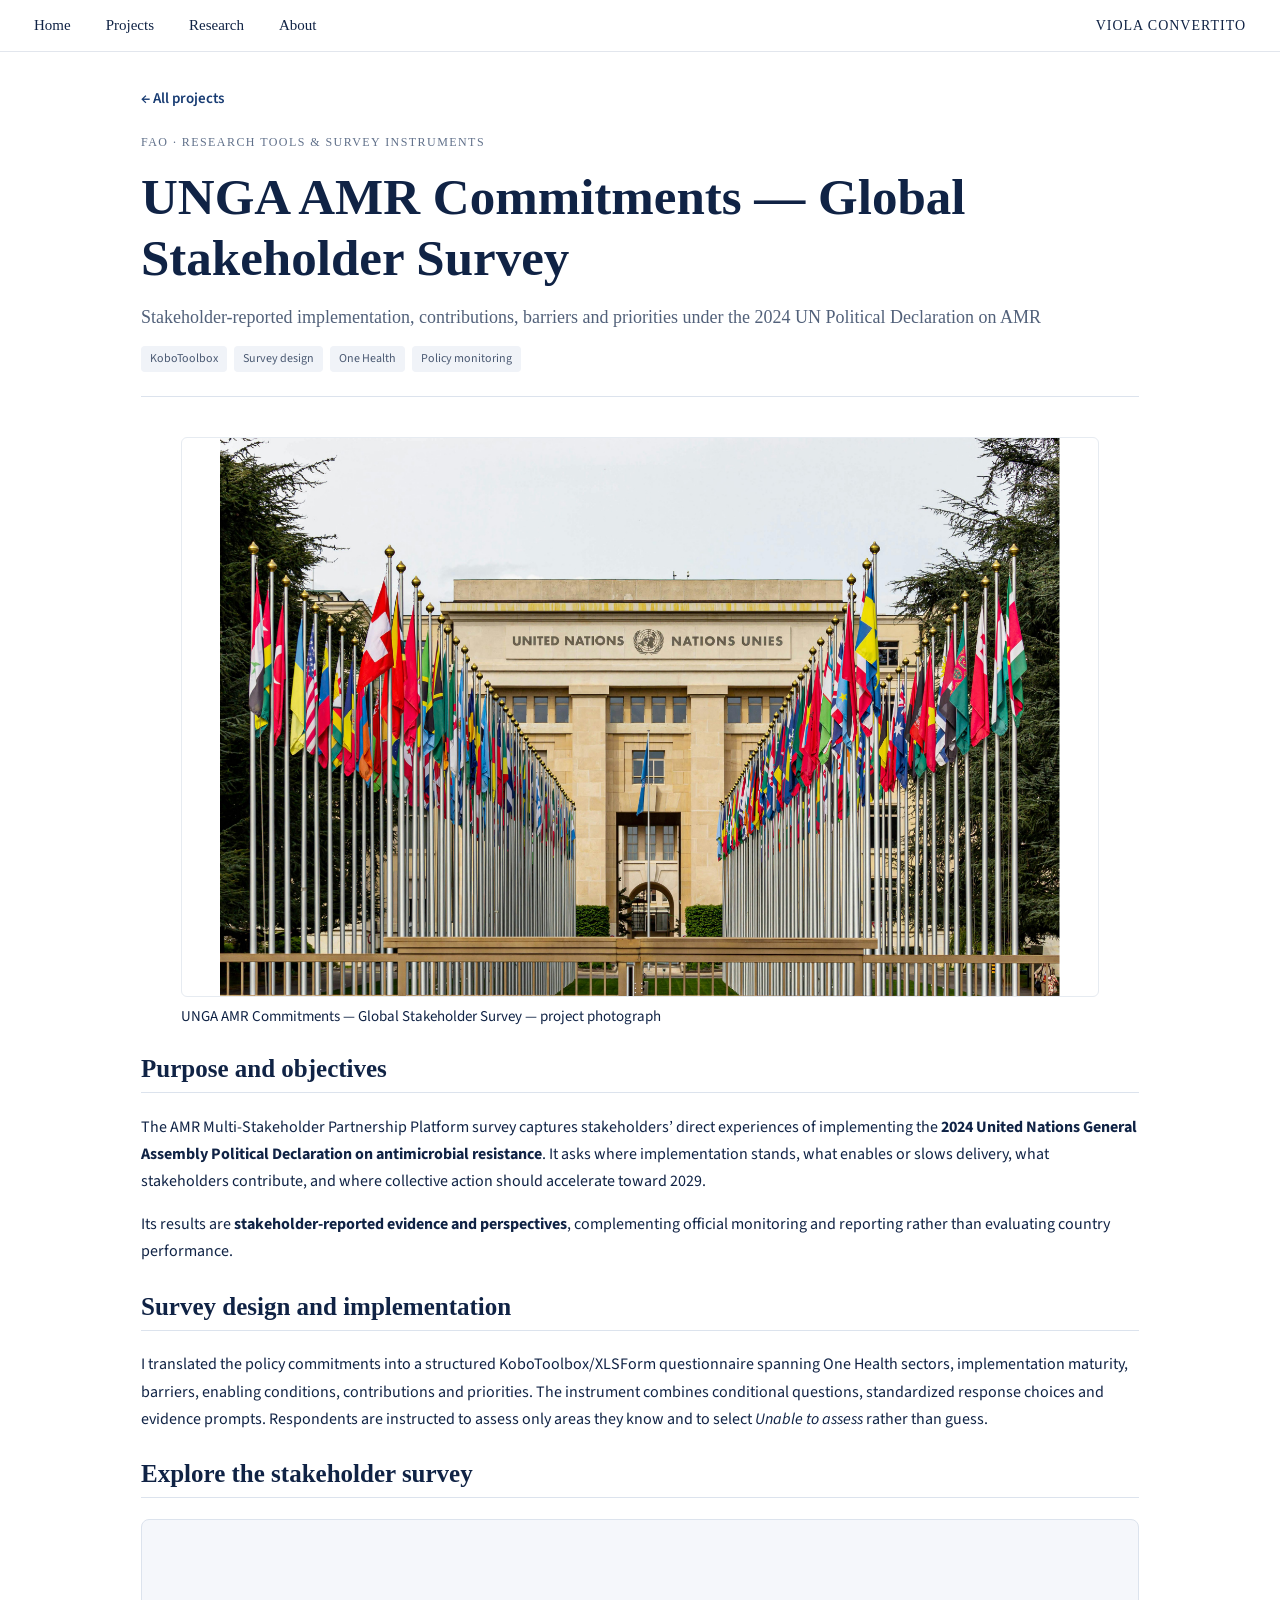
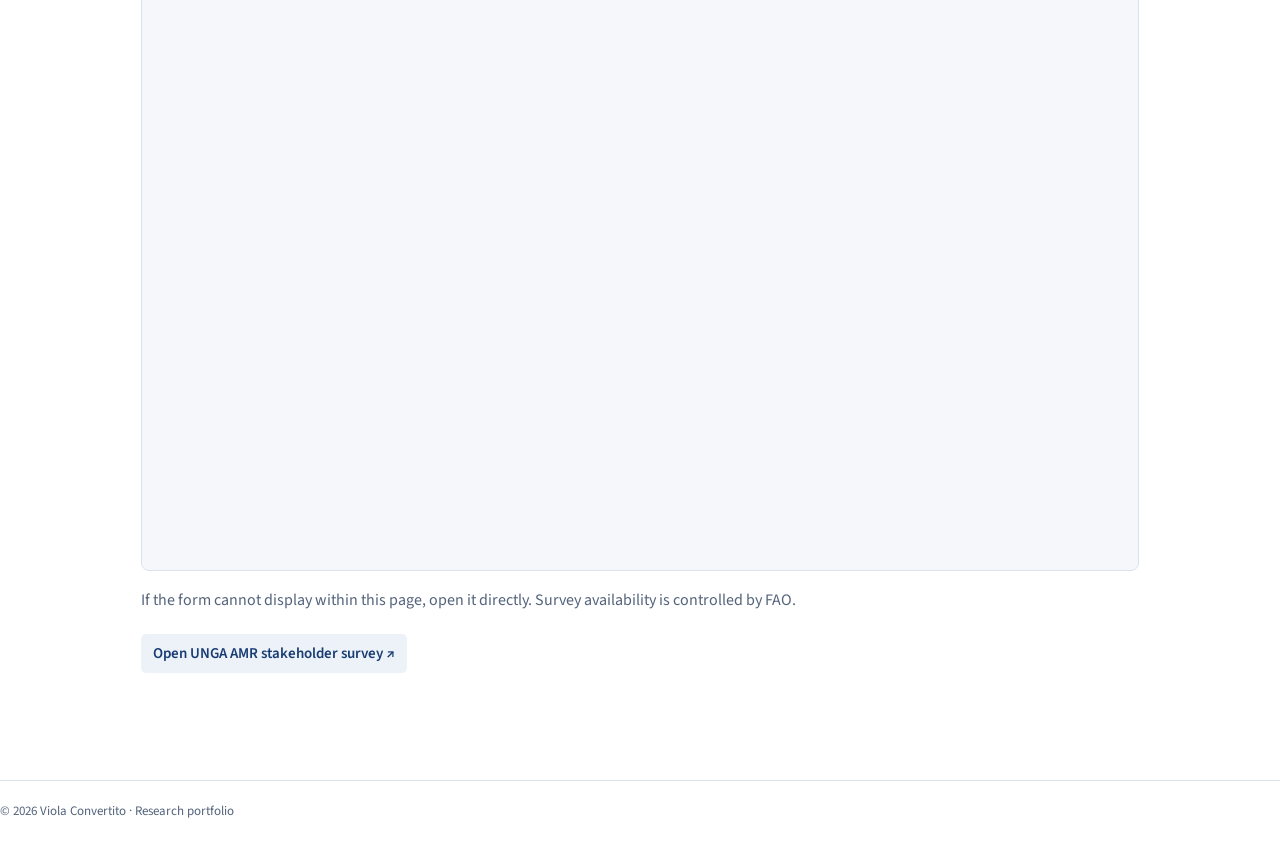
<file: projects/unga-survey.html>
<!DOCTYPE html><html lang="en"><head><meta charset="utf-8"><meta name="viewport" content="width=device-width,initial-scale=1"><meta name="description" content="Stakeholder-reported implementation, contributions, barriers and priorities under the 2024 UN Political Declaration on AMR"><title>UNGA AMR Commitments — Global Stakeholder Survey | Viola Convertito</title><link rel="stylesheet" href="../style.css"></head><body><nav><div class="nav-inner"><div class="navlinks"><a href="../index.html#home">Home</a><a href="../index.html#projects">Projects</a><a href="../index.html#research">Research</a><a href="../index.html#about">About</a></div><a class="brand" href="../index.html">VIOLA CONVERTITO</a></div></nav><main class="detail"><a class="detail-back" href="../index.html#projects">← All projects</a><header class="detail-hero"><p class="eyebrow">FAO · RESEARCH TOOLS & SURVEY INSTRUMENTS</p><h1>UNGA AMR Commitments — Global Stakeholder Survey</h1><p>Stakeholder-reported implementation, contributions, barriers and priorities under the 2024 UN Political Declaration on AMR</p><div class="detail-tags"><span class="tag">KoboToolbox</span><span class="tag">Survey design</span><span class="tag">One Health</span><span class="tag">Policy monitoring</span></div></header><div class="detail-main"><figure><a class="figure-link" href="../images/unga-un-building.png" target="_blank" title="Open full-size figure"><img loading="lazy" src="../images/unga-un-building.png" alt="UNGA AMR Commitments — Global Stakeholder Survey — project photograph"></a><figcaption>UNGA AMR Commitments — Global Stakeholder Survey — project photograph</figcaption></figure><section class="detail-section"><h2>Purpose and objectives</h2><p>The AMR Multi-Stakeholder Partnership Platform survey captures stakeholders’ direct experiences of implementing the <strong>2024 United Nations General Assembly Political Declaration on antimicrobial resistance</strong>. It asks where implementation stands, what enables or slows delivery, what stakeholders contribute, and where collective action should accelerate toward 2029.</p><p>Its results are <strong>stakeholder-reported evidence and perspectives</strong>, complementing official monitoring and reporting rather than evaluating country performance.</p></section><section class="detail-section"><h2>Survey design and implementation</h2><p>I translated the policy commitments into a structured KoboToolbox/XLSForm questionnaire spanning One Health sectors, implementation maturity, barriers, enabling conditions, contributions and priorities. The instrument combines conditional questions, standardized response choices and evidence prompts. Respondents are instructed to assess only areas they know and to select <em>Unable to assess</em> rather than guess.</p></section><section class="detail-section"><h2>Explore the stakeholder survey</h2><div class="embed-wrap"><iframe loading="lazy" title="UNGA AMR commitments global stakeholder survey" src="https://ee-kobo.fao.org/x/3wstjotu" referrerpolicy="no-referrer-when-downgrade"></iframe></div><p class="embed-note">If the form cannot display within this page, open it directly. Survey availability is controlled by FAO.</p><div class="detail-links"><a href="https://ee-kobo.fao.org/x/3wstjotu" target="_blank" rel="noopener noreferrer">Open UNGA AMR stakeholder survey ↗</a></div></section></div></main><footer class="footer wrap">© 2026 Viola Convertito · Research portfolio</footer></body></html>
</file>
<file: style.css>
@import url('https://fonts.googleapis.com/css2?family=Libre+Baskerville:wght@400;700&family=Source+Sans+3:wght@400;500;600;700&display=swap');
:root{--ink:#102345;--muted:#53637b;--line:#dce3ed;--light:#f5f7fb;--white:#fff}*{box-sizing:border-box}html{scroll-behavior:smooth}body{margin:0;background:#fff;color:var(--ink);font-family:'Source Sans 3',Arial,sans-serif;font-size:15px;line-height:1.55}a{color:#183c73;text-decoration:none}a:hover{text-decoration:underline}nav{border-bottom:1px solid #e2e6ed;background:white;position:sticky;top:0;z-index:10}.nav-inner{max-width:1500px;margin:auto;padding:14px 34px;display:flex;justify-content:space-between;gap:20px;align-items:center}.navlinks{display:flex;gap:35px}.navlinks a{font-family:Georgia,serif;color:var(--ink)}.brand{font:14px Georgia,serif;letter-spacing:.07em;color:var(--ink)}.wrap{max-width:1500px;margin:auto;padding:0 26px}.intro{padding:45px 0 36px;display:grid;grid-template-columns:1fr 1.35fr;gap:50px;align-items:center}.intro .left{border-right:1px solid var(--line);padding:8px 40px 8px 8px}.intro h1{font:700 clamp(37px,5vw,67px)/1.15 Georgia,'Libre Baskerville',serif;letter-spacing:-1.7px;margin:0}.intro .subtitle{font:30px Georgia,serif;color:#45536b;margin:9px 0}.intro p{font:18px/1.52 Georgia,serif;color:#253752;max-width:710px}.section-title{font:700 29px Georgia,serif;margin:16px 0 20px}.cards{display:grid;grid-template-columns:repeat(2,minmax(0,1fr));gap:14px}.project-card{border:1px solid var(--line);border-radius:8px;padding:20px;background:white;display:grid;grid-template-columns:minmax(0,1fr) 35%;gap:17px;min-height:350px;box-shadow:0 1px 4px #10234506}.project-card h3{font:700 clamp(18px,1.7vw,25px)/1.2 Georgia,serif;margin:0 0 6px}.org{font:11px Georgia,serif;letter-spacing:.03em;color:#52617a;text-transform:uppercase;margin:0 0 13px}.project-card p{margin:8px 0}.project-card ul{margin:10px 0 10px;padding-left:19px}.project-card li{margin:3px 0;line-height:1.37}.visual{display:flex;align-items:center;justify-content:center;min-width:0}.visual img{width:100%;max-height:300px;object-fit:contain;border:1px solid #e6ebf1;border-radius:6px;background:#f8fafd}.tags{display:flex;gap:6px;flex-wrap:wrap;margin:12px 0}.tag{font-size:12px;background:#f0f3f8;border-radius:4px;padding:4px 9px;color:#4a5972}.btn{display:inline-block;background:#152e55;color:white;padding:8px 19px;border-radius:5px;font-size:13px;font-weight:600}.btn:hover{background:#264c82;color:white;text-decoration:none}.about{padding:50px 0 20px;max-width:950px}.about h2,.contact h2{font:700 28px Georgia,serif}.contact{padding:0 0 70px}.footer{border-top:1px solid var(--line);padding:20px 0;color:var(--muted);font-size:13px}.detail{max-width:1050px;margin:0 auto;padding:35px 26px 80px}.detail-back{font-weight:600}.detail h1{font:700 clamp(32px,4vw,51px)/1.2 Georgia,serif;margin:17px 0}.detail .eyebrow{font-size:12px;letter-spacing:.12em;text-transform:uppercase;color:#60708a}.detail-hero{padding:12px 0 24px;border-bottom:1px solid var(--line)}.detail-hero p{font:18px Georgia,serif;color:#52617a}.detail-tags{display:flex;gap:7px;flex-wrap:wrap}.detail-main{padding-top:25px}.detail-figure{max-width:100%;max-height:390px;object-fit:contain;border-radius:6px;display:block;margin:0 auto 25px}.detail-lead{font:19px/1.6 Georgia,serif}.detail-section{margin:27px 0}.detail-section h2{font:700 25px Georgia,serif;border-bottom:1px solid var(--line);padding-bottom:9px}.detail-section p,.detail-section li{font-size:16px}.method-grid{display:grid;grid-template-columns:repeat(2,minmax(0,1fr));gap:12px;margin:18px 0}.method-grid>div{padding:13px;background:var(--light);border:1px solid var(--line);border-radius:6px}.method-grid b,.method-grid strong{display:block}.method-grid span{display:block}.detail-links{display:flex;gap:10px;flex-wrap:wrap}.detail-links a{padding:8px 12px;background:#edf2f8;border-radius:5px}.preview-note{font-size:11px;color:#718096;margin:4px 0 0;text-align:center}.subtle{color:#60718a}@media(max-width:850px){.cards{grid-template-columns:1fr}.intro{grid-template-columns:1fr;gap:0;padding-top:30px}.intro .left{border:0;border-bottom:1px solid var(--line);padding-bottom:10px}.intro p{font-size:16px}.project-card{min-height:0}.nav-inner{padding:13px 18px}.navlinks{gap:14px}}@media(max-width:520px){.wrap{padding:0 15px}.project-card{grid-template-columns:1fr}.visual{order:-1}.visual img{max-height:210px}.project-card h3{font-size:21px}.method-grid{grid-template-columns:1fr}.brand{font-size:11px}.navlinks{gap:10px;font-size:12px}}
/* Minimal additions to the original portfolio styling */
.project-card .visual img{width:100%;height:250px;max-height:none;object-fit:cover}.project-card .visual a{display:block;width:100%}.detail .detail-figure{max-height:none;width:100%;height:auto;object-fit:contain}.detail .hero-photo{max-height:400px;object-fit:cover}.detail-section figure{margin:20px 0}.detail-section figcaption{color:#60718a;font-size:13px;margin-top:8px}.detail-section h3{font:700 19px Georgia,serif;margin-top:23px}.detail-section p{line-height:1.7}.detail-section ul{padding-left:23px}.embed-wrap{border:1px solid #dce3ed;border-radius:8px;overflow:hidden;background:#f5f7fb}.embed-wrap iframe{width:100%;height:650px;border:0;display:block}.embed-note{font-size:13px;color:#53637b}.formula{background:#f5f7fb;border:1px solid #dce3ed;padding:18px;border-radius:7px;text-align:center;font-size:19px;overflow:auto}.figure-link{display:block}.figure-link img{width:100%;height:auto;max-height:560px;object-fit:contain;border:1px solid #e6ebf1;border-radius:6px}.detail .detail-links{margin:20px 0}.detail .detail-links a{font-weight:600}.stat-row{display:grid;grid-template-columns:repeat(3,1fr);gap:10px}.stat-row>div{background:#f5f7fb;border:1px solid #dce3ed;padding:15px;text-align:center;border-radius:6px}.stat-row strong{display:block;font-size:26px}.small-table{border-collapse:collapse;width:100%;font-size:14px}.small-table th,.small-table td{padding:10px;border-bottom:1px solid #dce3ed;text-align:left}.small-table th{background:#f5f7fb}.detail code{background:#f0f3f8;padding:2px 5px}.detail details{border:1px solid #dce3ed;border-radius:6px;padding:14px}.detail details summary{cursor:pointer;font-weight:600}.detail pre{white-space:pre-wrap;overflow-wrap:anywhere;font-size:12px}.hero-caption{color:#60718a;font-size:13px}.detail-section .inline-note{font-size:13px;color:#60718a}@media(max-width:700px){.stat-row{grid-template-columns:1fr}.embed-wrap iframe{height:520px}.project-card .visual img{height:210px}}
</file>
